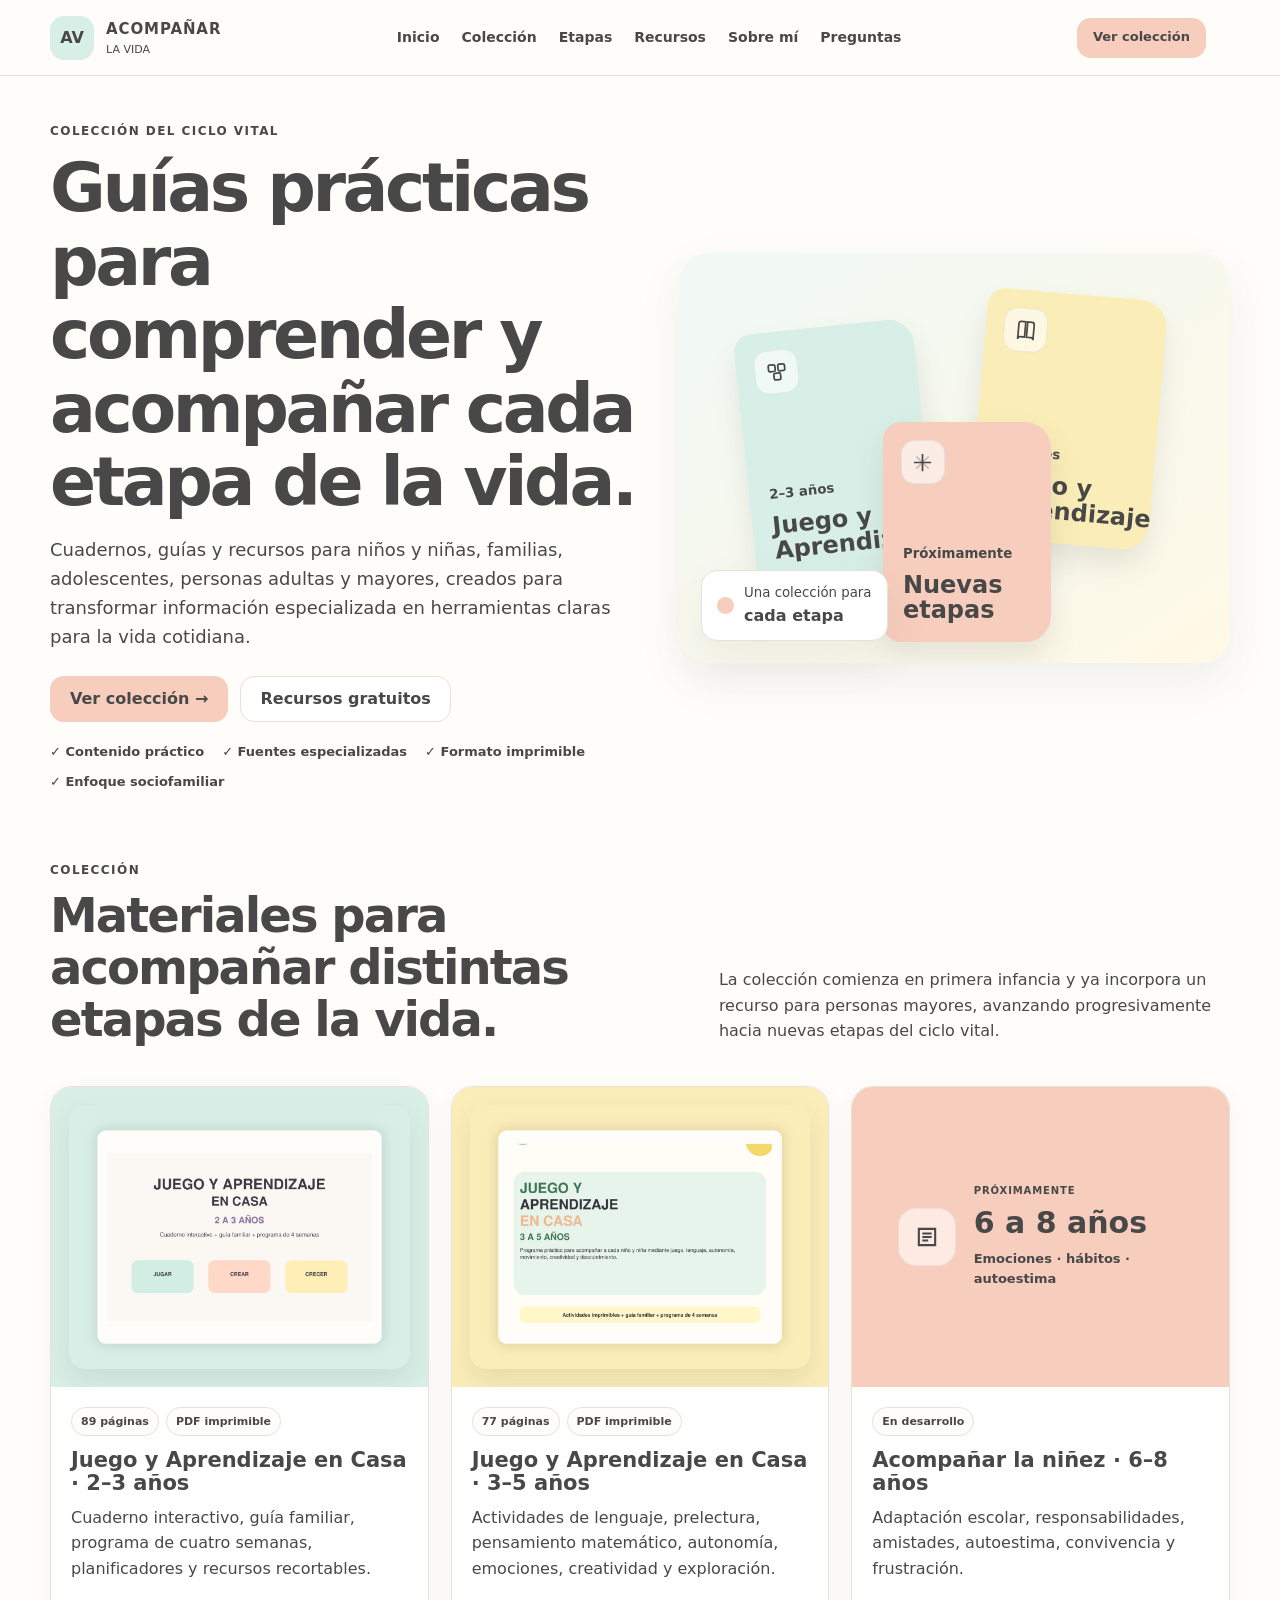
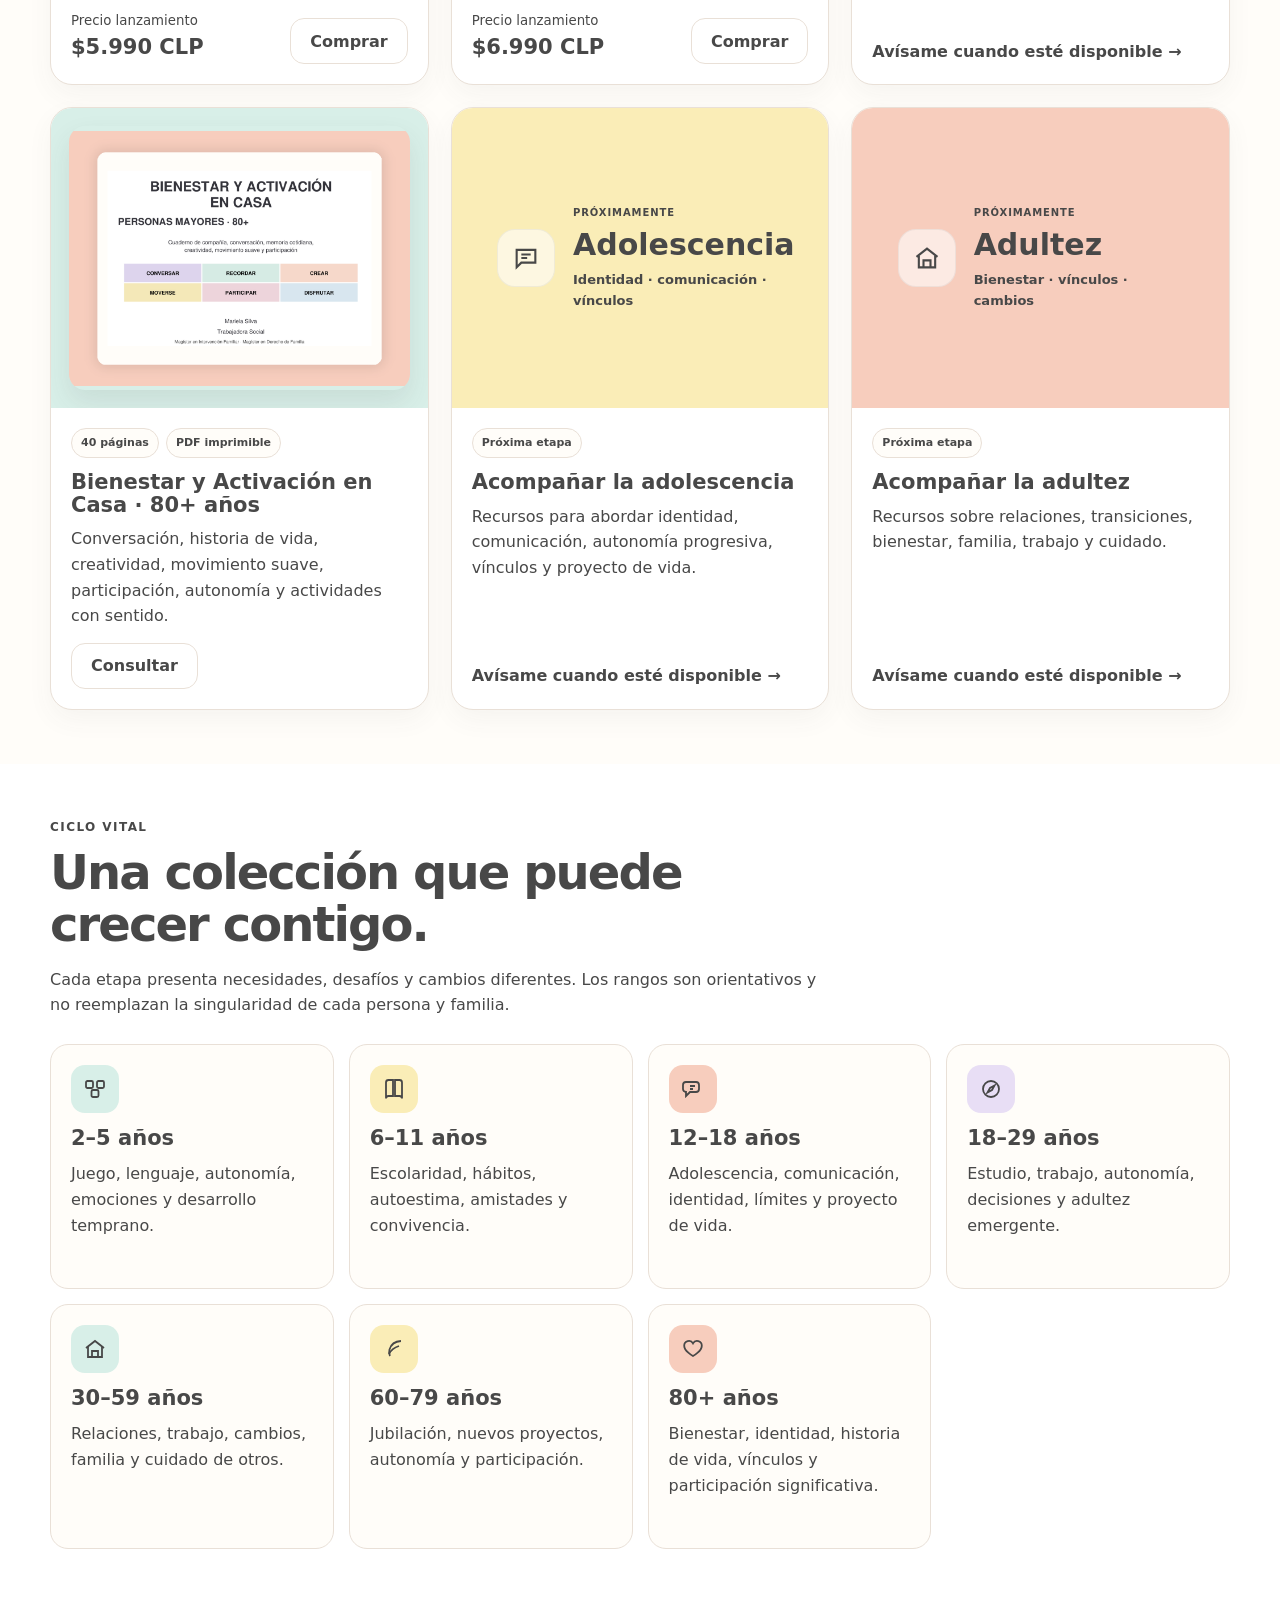
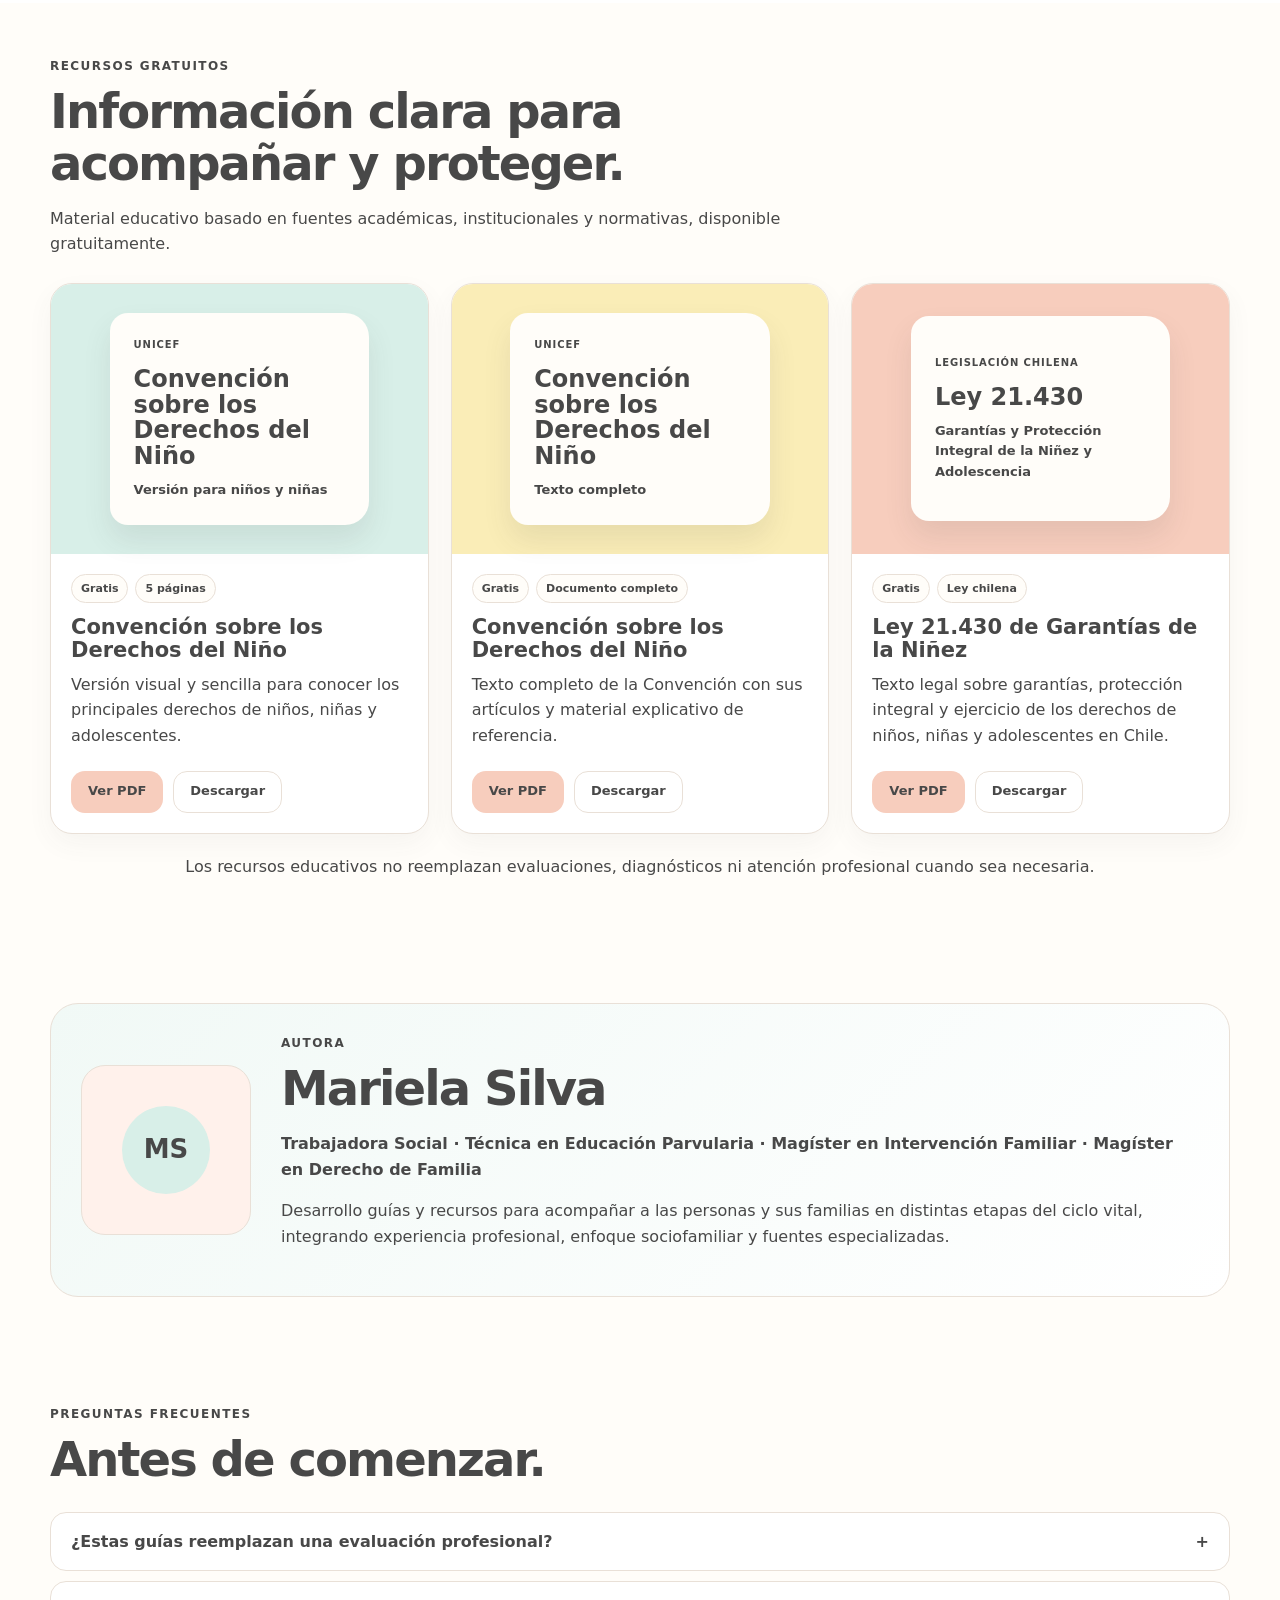
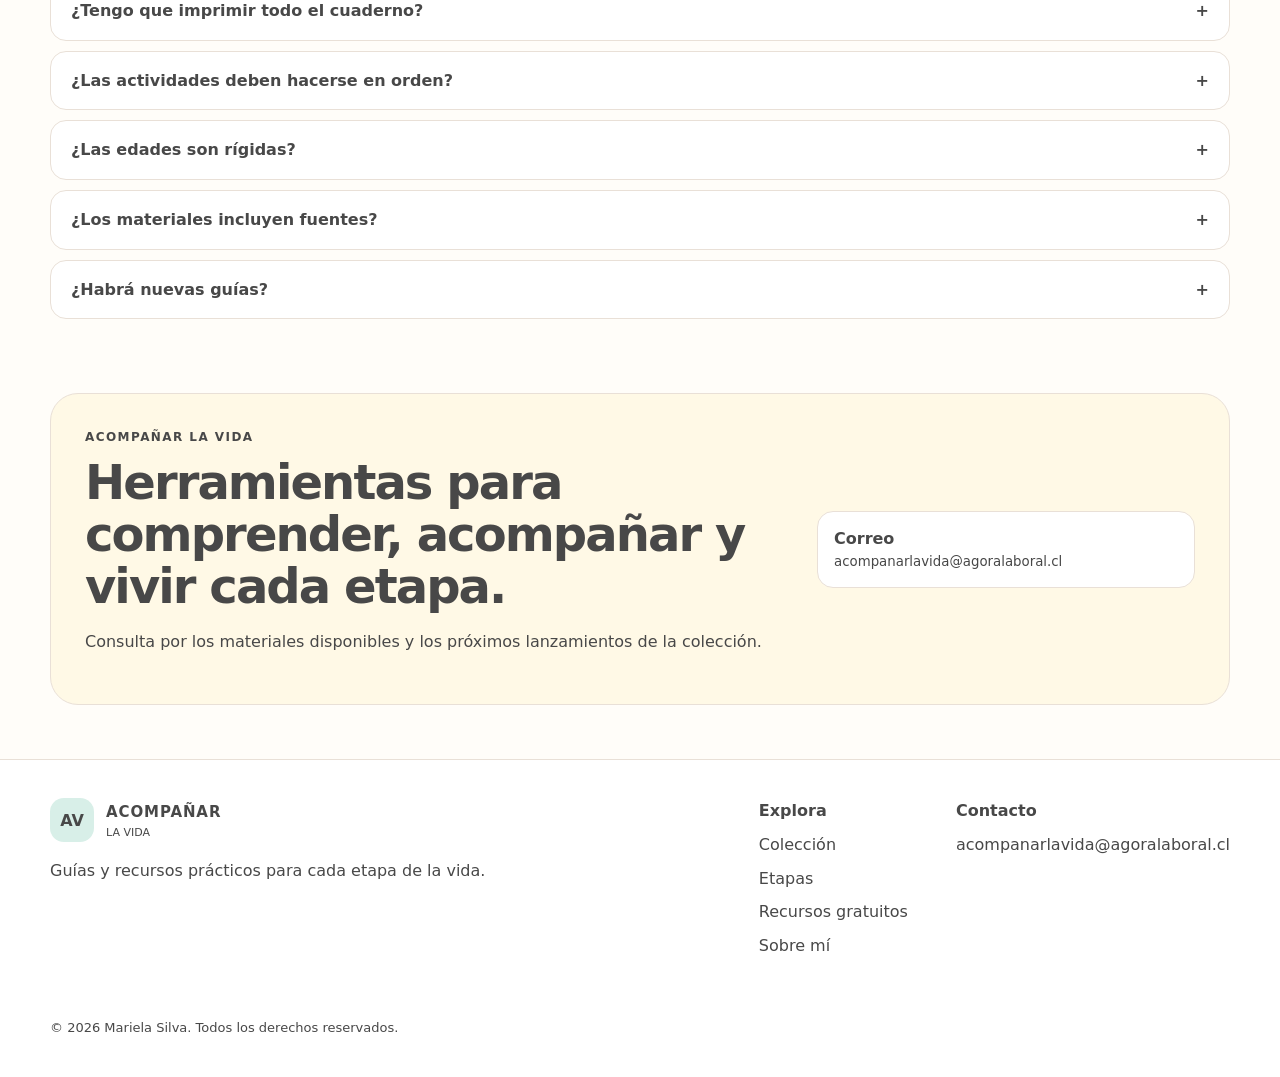
<file: index.html>
<!doctype html>
<html lang="es">
<head>
<meta charset="utf-8">
<meta name="viewport" content="width=device-width, initial-scale=1">

<title>Acompañar la Vida | Guías y recursos para cada etapa</title>

<meta
  name="description"
  content="Guías, cuadernos y recursos prácticos para acompañar la infancia, adolescencia, adultez y envejecimiento a lo largo del ciclo vital."
>

<meta property="og:title" content="Acompañar la Vida | Guías para cada etapa">
<meta
  property="og:description"
  content="Recursos prácticos para comprender, acompañar y vivir cada etapa del ciclo vital."
>
<meta property="og:type" content="website">
<meta property="og:locale" content="es_CL">

<link rel="stylesheet" href="styles.css">
<link rel="icon" href="assets/favicon.svg" type="image/svg+xml">
</head>

<body>

<main>

<!-- =========================
HEADER
========================= -->

<header class="site-header">

<a class="brand" href="#inicio">
  <span class="brand-mark">AV</span>

  <span>
    <strong>ACOMPAÑAR</strong>
    <small>LA VIDA</small>
  </span>
</a>

<nav>
  <a href="#inicio">Inicio</a>
  <a href="#coleccion">Colección</a>
  <a href="#etapas">Etapas</a>
  <a href="#recursos">Recursos</a>
  <a href="#autora">Sobre mí</a>
  <a href="#preguntas">Preguntas</a>
</nav>

<a
  class="button button-small button-salmon"
  href="#coleccion"
>
  Ver colección
</a>

<button
  class="mobile-menu"
  aria-expanded="false"
  aria-controls="menu-movil"
>
  ☰
</button>

</header>


<!-- =========================
MENÚ MÓVIL
========================= -->

<div class="mobile-links" id="menu-movil">

<a href="#inicio">Inicio</a>
<a href="#coleccion">Colección</a>
<a href="#etapas">Etapas</a>
<a href="#recursos">Recursos</a>
<a href="#autora">Sobre mí</a>
<a href="#preguntas">Preguntas</a>
<a href="#contacto">Contacto</a>

</div>


<!-- =========================
HERO
========================= -->

<section class="hero" id="inicio">

<div class="hero-copy">

<p class="eyebrow">
COLECCIÓN DEL CICLO VITAL
</p>

<h1>
Guías prácticas para comprender y acompañar cada etapa de la vida.
</h1>

<p class="hero-lead">
Cuadernos, guías y recursos para niños y niñas, familias,
adolescentes, personas adultas y mayores, creados para
transformar información especializada en herramientas
claras para la vida cotidiana.
</p>

<div class="hero-actions">

<a
  class="button button-salmon"
  href="#coleccion"
>
  Ver colección →
</a>

<a
  class="button button-ghost"
  href="#recursos"
>
  Recursos gratuitos
</a>

</div>

<div class="trust-list">

<span>✓ Contenido práctico</span>
<span>✓ Fuentes especializadas</span>
<span>✓ Formato imprimible</span>
<span>✓ Enfoque sociofamiliar</span>

</div>

</div>


<div class="hero-visual">

<div class="image-frame hero-books">

<div class="book book-mint">
<div class="hero-book-icon" aria-hidden="true">
  <svg viewBox="0 0 24 24" fill="none" stroke="currentColor" stroke-width="1.8">
    <rect x="3.5" y="4" width="7" height="7" rx="1.5"/>
    <rect x="13.5" y="4" width="7" height="7" rx="1.5"/>
    <rect x="8.5" y="13" width="7" height="7" rx="1.5"/>
  </svg>
</div>
<small>2–3 años</small>
<strong>
Juego y<br>
Aprendizaje
</strong>
</div>

<div class="book book-yellow">
<div class="hero-book-icon" aria-hidden="true">
  <svg viewBox="0 0 24 24" fill="none" stroke="currentColor" stroke-width="1.8">
    <path d="M4 5.5A2.5 2.5 0 0 1 6.5 3H11v16H6.5A2.5 2.5 0 0 0 4 21.5z"/>
    <path d="M20 5.5A2.5 2.5 0 0 0 17.5 3H13v16h4.5A2.5 2.5 0 0 1 20 21.5z"/>
  </svg>
</div>
<small>3–5 años</small>
<strong>
Juego y<br>
Aprendizaje
</strong>
</div>

<div class="book book-salmon">
<div class="hero-book-icon" aria-hidden="true">
  <svg viewBox="0 0 24 24" fill="none" stroke="currentColor" stroke-width="1.8">
    <path d="M12 3v18M3 12h18"/>
    <path d="M5.5 5.5l13 13M18.5 5.5l-13 13" opacity=".28"/>
  </svg>
</div>
<small>Próximamente</small>
<strong>
Nuevas<br>
etapas
</strong>
</div>

</div>

<div class="float-card">

<span class="float-dot"></span>

<span>
<small>Una colección para</small>
<strong>cada etapa</strong>
</span>

</div>

</div>

</section>


<!-- =========================
COLECCIÓN
========================= -->

<section
  class="section-pad collection-section"
  id="coleccion"
>

<div class="section-heading split-heading">

<div>
<p class="eyebrow">COLECCIÓN</p>

<h2>
Materiales para acompañar distintas etapas de la vida.
</h2>
</div>

<p>
La colección comienza en primera infancia y ya incorpora
un recurso para personas mayores, avanzando progresivamente
hacia nuevas etapas del ciclo vital.
</p>

</div>


<div class="product-grid">

<!-- PRODUCTO 1 · 2–3 AÑOS -->
<article class="product-card">

  <div class="product-cover mint real-cover">
    <img
      src="assets/tarjeta-2-3-final.png"
      alt="Portada de Juego y Aprendizaje en Casa, 2 a 3 años"
      loading="lazy"
    >
  </div>

  <div class="product-body">

    <div class="badge-row">
      <span>89 páginas</span>
      <span>PDF imprimible</span>
    </div>

    <h3>Juego y Aprendizaje en Casa · 2–3 años</h3>

    <p>
      Cuaderno interactivo, guía familiar, programa de cuatro semanas,
      planificadores y recursos recortables.
    </p>

    <div class="price-row">
      <div>
        <small>Precio lanzamiento</small>
        <strong>$5.990 CLP</strong>
      </div>

      <a
  class="button button-outline"
  href="https://www.flow.cl/uri/pJwc3tha4"
  target="_blank"
  rel="noopener"
>
  Comprar
</a>
    </div>

  </div>

</article>


<!-- PRODUCTO 2 · 3–5 AÑOS -->
<article class="product-card featured-product">

  <div class="product-cover yellow real-cover">
    <img
      src="assets/tarjeta-3-5-final.png"
      alt="Portada de Juego y Aprendizaje en Casa, 3 a 5 años"
      loading="lazy"
    >
  </div>

  <div class="product-body">

    <div class="badge-row">
      <span>77 páginas</span>
      <span>PDF imprimible</span>
    </div>

    <h3>Juego y Aprendizaje en Casa · 3–5 años</h3>

    <p>
      Actividades de lenguaje, prelectura, pensamiento matemático,
      autonomía, emociones, creatividad y exploración.
    </p>

    <div class="price-row">
      <div>
        <small>Precio lanzamiento</small>
        <strong>$6.990 CLP</strong>
      </div>

     <a
  class="button button-outline"
  href="https://www.flow.cl/uri/K6rZYRqa3"
  target="_blank"
  rel="noopener"
>
  Comprar
</a>
    </div>

  </div>

</article>


<!-- PRODUCTO 3 · 6–8 AÑOS -->
<article class="product-card">

  <div class="product-cover salmon upcoming-cover">

    <div class="upcoming-visual" aria-hidden="true">
      <svg viewBox="0 0 24 24" fill="none" stroke="currentColor" stroke-width="1.8">
        <path d="M5 5h14v14H5z"/>
        <path d="M8 9h8M8 12h8M8 15h5"/>
      </svg>
    </div>

    <div>
      <small>PRÓXIMAMENTE</small>
      <strong>6 a 8 años</strong>
      <p>Emociones · hábitos · autoestima</p>
    </div>

  </div>

  <div class="product-body">

    <div class="badge-row">
      <span>En desarrollo</span>
    </div>

    <h3>Acompañar la niñez · 6–8 años</h3>

    <p>
      Adaptación escolar, responsabilidades, amistades,
      autoestima, convivencia y frustración.
    </p>

    <a class="text-link" href="#contacto">
      Avísame cuando esté disponible →
    </a>

  </div>

</article>


<!-- PRODUCTO 4 · 80+ -->
<article class="product-card">

  <div class="product-cover mint real-cover">
    <img
      src="assets/tarjeta-80-final.png"
      alt="Portada de Bienestar y Activación en Casa para personas mayores de 80 años"
      loading="lazy"
    >
  </div>

  <div class="product-body">

    <div class="badge-row">
      <span>40 páginas</span>
      <span>PDF imprimible</span>
    </div>

    <h3>Bienestar y Activación en Casa · 80+ años</h3>

    <p>
      Conversación, historia de vida, creatividad, movimiento suave,
      participación, autonomía y actividades con sentido.
    </p>

    <a class="button button-outline product-cta" href="#contacto">
      Consultar
    </a>

  </div>

</article>


<!-- PRODUCTO 5 · ADOLESCENCIA -->
<article class="product-card">

  <div class="product-cover yellow upcoming-cover">

    <div class="upcoming-visual" aria-hidden="true">
      <svg viewBox="0 0 24 24" fill="none" stroke="currentColor" stroke-width="1.8">
        <path d="M4 5h16v11H8l-4 4z"/>
        <path d="M8 9h8M8 12h5"/>
      </svg>
    </div>

    <div>
      <small>PRÓXIMAMENTE</small>
      <strong>Adolescencia</strong>
      <p>Identidad · comunicación · vínculos</p>
    </div>

  </div>

  <div class="product-body">

    <div class="badge-row">
      <span>Próxima etapa</span>
    </div>

    <h3>Acompañar la adolescencia</h3>

    <p>
      Recursos para abordar identidad, comunicación,
      autonomía progresiva, vínculos y proyecto de vida.
    </p>

    <a class="text-link" href="#contacto">
      Avísame cuando esté disponible →
    </a>

  </div>

</article>


<!-- PRODUCTO 6 · ADULTEZ -->
<article class="product-card">

  <div class="product-cover salmon upcoming-cover">

    <div class="upcoming-visual" aria-hidden="true">
      <svg viewBox="0 0 24 24" fill="none" stroke="currentColor" stroke-width="1.8">
        <path d="M3 11 12 4l9 7"/>
        <path d="M5 10v10h14V10"/>
        <path d="M9 20v-6h6v6"/>
      </svg>
    </div>

    <div>
      <small>PRÓXIMAMENTE</small>
      <strong>Adultez</strong>
      <p>Bienestar · vínculos · cambios</p>
    </div>

  </div>

  <div class="product-body">

    <div class="badge-row">
      <span>Próxima etapa</span>
    </div>

    <h3>Acompañar la adultez</h3>

    <p>
      Recursos sobre relaciones, transiciones,
      bienestar, familia, trabajo y cuidado.
    </p>

    <a class="text-link" href="#contacto">
      Avísame cuando esté disponible →
    </a>

  </div>

</article>

</div>

</section>


<!-- =========================
ETAPAS
========================= -->

<section
  class="examples section-pad"
  id="etapas"
>

<div class="section-heading">

<p class="eyebrow">
CICLO VITAL
</p>

<h2>
Una colección que puede crecer contigo.
</h2>

<p>
Cada etapa presenta necesidades, desafíos y cambios diferentes.
Los rangos son orientativos y no reemplazan la singularidad
de cada persona y familia.
</p>

</div>


<div class="stage-grid">

<article>
  <div class="stage-icon mint-icon" aria-hidden="true">
    <svg viewBox="0 0 24 24" fill="none" stroke="currentColor" stroke-width="1.8">
      <rect x="3" y="4" width="7" height="7" rx="1.5"/>
      <rect x="14" y="4" width="7" height="7" rx="1.5"/>
      <rect x="8.5" y="13" width="7" height="7" rx="1.5"/>
    </svg>
  </div>
  <h3>2–5 años</h3>
  <p>Juego, lenguaje, autonomía, emociones y desarrollo temprano.</p>
</article>

<article>
  <div class="stage-icon yellow-icon" aria-hidden="true">
    <svg viewBox="0 0 24 24" fill="none" stroke="currentColor" stroke-width="1.8">
      <path d="M4 5.5A2.5 2.5 0 0 1 6.5 3H11v16H6.5A2.5 2.5 0 0 0 4 21.5z"/>
      <path d="M20 5.5A2.5 2.5 0 0 0 17.5 3H13v16h4.5A2.5 2.5 0 0 1 20 21.5z"/>
    </svg>
  </div>
  <h3>6–11 años</h3>
  <p>Escolaridad, hábitos, autoestima, amistades y convivencia.</p>
</article>

<article>
  <div class="stage-icon salmon-icon" aria-hidden="true">
    <svg viewBox="0 0 24 24" fill="none" stroke="currentColor" stroke-width="1.8">
      <path d="M5 5h10a3 3 0 0 1 3 3v4a3 3 0 0 1-3 3H9l-4 4v-4a3 3 0 0 1-3-3V8a3 3 0 0 1 3-3z"/>
      <path d="M9 9h5M9 12h3"/>
    </svg>
  </div>
  <h3>12–18 años</h3>
  <p>Adolescencia, comunicación, identidad, límites y proyecto de vida.</p>
</article>

<article>
  <div class="stage-icon lavender-icon" aria-hidden="true">
    <svg viewBox="0 0 24 24" fill="none" stroke="currentColor" stroke-width="1.8">
      <circle cx="12" cy="12" r="8"/>
      <path d="M15.5 8.5 13 13l-4.5 2.5L11 11z"/>
    </svg>
  </div>
  <h3>18–29 años</h3>
  <p>Estudio, trabajo, autonomía, decisiones y adultez emergente.</p>
</article>

<article>
  <div class="stage-icon mint-icon" aria-hidden="true">
    <svg viewBox="0 0 24 24" fill="none" stroke="currentColor" stroke-width="1.8">
      <path d="M3 11 12 4l9 7"/>
      <path d="M5 10v10h14V10"/>
      <path d="M9 20v-6h6v6"/>
    </svg>
  </div>
  <h3>30–59 años</h3>
  <p>Relaciones, trabajo, cambios, familia y cuidado de otros.</p>
</article>

<article>
  <div class="stage-icon yellow-icon" aria-hidden="true">
    <svg viewBox="0 0 24 24" fill="none" stroke="currentColor" stroke-width="1.8">
      <path d="M19 4c-6 .3-10 3.3-11.5 8.5C6.5 16 8 19 8 19"/>
      <path d="M7 17c2-4 5.5-6.5 10-8"/>
    </svg>
  </div>
  <h3>60–79 años</h3>
  <p>Jubilación, nuevos proyectos, autonomía y participación.</p>
</article>

<article>
  <div class="stage-icon salmon-icon" aria-hidden="true">
    <svg viewBox="0 0 24 24" fill="none" stroke="currentColor" stroke-width="1.8">
      <path d="M20.8 8.7c0 5.5-8.8 10.3-8.8 10.3S3.2 14.2 3.2 8.7A4.7 4.7 0 0 1 12 6.4a4.7 4.7 0 0 1 8.8 2.3z"/>
    </svg>
  </div>
  <h3>80+ años</h3>
  <p>Bienestar, identidad, historia de vida, vínculos y participación significativa.</p>
</article>

</div>

</section>


<!-- =========================
RECURSOS GRATUITOS
========================= -->
<section
  class="section-pad resources-section"
  id="recursos"
>

  <div class="section-heading">

    <p class="eyebrow">
      RECURSOS GRATUITOS
    </p>

    <h2>
      Información clara para acompañar y proteger.
    </h2>

    <p>
      Material educativo basado en fuentes académicas,
      institucionales y normativas, disponible gratuitamente.
    </p>

  </div>


  <div class="product-grid resources-grid">

  <!-- RECURSO 1 -->
  <article class="product-card resource-card">

    <div class="product-cover mint resource-cover">
      <div class="resource-document">
        <span class="resource-label">UNICEF</span>

        <h3>
          Convención sobre los Derechos del Niño
        </h3>

        <p>
          Versión para niños y niñas
        </p>
      </div>
    </div>

    <div class="product-body">

      <div class="badge-row">
        <span>Gratis</span>
        <span>5 páginas</span>
      </div>

      <h3>
        Convención sobre los Derechos del Niño
      </h3>

      <p>
        Versión visual y sencilla para conocer los principales
        derechos de niños, niñas y adolescentes.
      </p>

      <div class="download-actions">

        <a
          class="button button-salmon"
          href="assets/CDN_version_ninos.pdf"
          target="_blank"
          rel="noopener"
        >
          Ver PDF
        </a>

        <a
          class="button button-ghost"
          href="assets/CDN_version_ninos.pdf"
          download
        >
          Descargar
        </a>

      </div>

    </div>

  </article>


  <!-- RECURSO 2 -->
  <article class="product-card resource-card">

    <div class="product-cover yellow resource-cover">
      <div class="resource-document">
        <span class="resource-label">UNICEF</span>

        <h3>
          Convención sobre los Derechos del Niño
        </h3>

        <p>
          Texto completo
        </p>
      </div>
    </div>

    <div class="product-body">

      <div class="badge-row">
        <span>Gratis</span>
        <span>Documento completo</span>
      </div>

      <h3>
        Convención sobre los Derechos del Niño
      </h3>

      <p>
        Texto completo de la Convención con sus artículos
        y material explicativo de referencia.
      </p>

      <div class="download-actions">

        <a
          class="button button-salmon"
          href="assets/CDN.pdf"
          target="_blank"
          rel="noopener"
        >
          Ver PDF
        </a>

        <a
          class="button button-ghost"
          href="assets/CDN.pdf"
          download
        >
          Descargar
        </a>

      </div>

    </div>

  </article>


  <!-- RECURSO 3 -->
  <article class="product-card resource-card">

    <div class="product-cover salmon resource-cover">
      <div class="resource-document">
        <span class="resource-label">LEGISLACIÓN CHILENA</span>

        <h3>
          Ley 21.430
        </h3>

        <p>
          Garantías y Protección Integral de la Niñez y Adolescencia
        </p>
      </div>
    </div>

    <div class="product-body">

      <div class="badge-row">
        <span>Gratis</span>
        <span>Ley chilena</span>
      </div>

      <h3>
        Ley 21.430 de Garantías de la Niñez
      </h3>

      <p>
        Texto legal sobre garantías, protección integral
        y ejercicio de los derechos de niños, niñas y adolescentes en Chile.
      </p>

      <div class="download-actions">

        <a
          class="button button-salmon"
          href="assets/Ley-21430_15-MAR-2022.pdf"
          target="_blank"
          rel="noopener"
        >
          Ver PDF
        </a>

        <a
          class="button button-ghost"
          href="assets/Ley-21430_15-MAR-2022.pdf"
          download
        >
          Descargar
        </a>

      </div>

    </div>

  </article>

</div>


  <p class="center-note">
    Los recursos educativos no reemplazan evaluaciones,
    diagnósticos ni atención profesional cuando sea necesaria.
  </p>

</section>


<!-- =========================
AUTORA
========================= -->

<section
  class="author section-pad"
  id="autora"
>

<div class="author-card">

<div class="author-visual">
<span>MS</span>
</div>


<div>

<p class="eyebrow">
AUTORA
</p>

<h2>
Mariela Silva
</h2>

<p class="author-role">
Trabajadora Social · Técnica en Educación Parvularia · Magíster en Intervención Familiar · Magíster en Derecho de Familia
</p>

<p>
Desarrollo guías y recursos para acompañar a las personas
y sus familias en distintas etapas del ciclo vital,
integrando experiencia profesional, enfoque sociofamiliar
y fuentes especializadas.
</p>

</div>

</div>

</section>


<!-- =========================
PREGUNTAS FRECUENTES
========================= -->

<section
  class="faq section-pad"
  id="preguntas"
>

<div class="section-heading">

<p class="eyebrow">
PREGUNTAS FRECUENTES
</p>

<h2>
Antes de comenzar.
</h2>

</div>


<div class="faq-list">

<details>

<summary>
¿Estas guías reemplazan una evaluación profesional?
<span>+</span>
</summary>

<p>
No. Son materiales educativos y de orientación.
No reemplazan evaluaciones, diagnósticos ni atención
profesional cuando sea necesaria.
</p>

</details>


<details>

<summary>
¿Tengo que imprimir todo el cuaderno?
<span>+</span>
</summary>

<p>
No. Puedes imprimir únicamente las páginas
y actividades que quieras utilizar.
</p>

</details>


<details>

<summary>
¿Las actividades deben hacerse en orden?
<span>+</span>
</summary>

<p>
No. Las propuestas pueden adaptarse a los intereses,
tiempos y necesidades de cada niño, niña y familia.
</p>

</details>


<details>

<summary>
¿Las edades son rígidas?
<span>+</span>
</summary>

<p>
No. Los rangos son orientativos.
Cada persona tiene su propio ritmo y trayectoria.
</p>

</details>


<details>

<summary>
¿Los materiales incluyen fuentes?
<span>+</span>
</summary>

<p>
Sí. Las guías incorporan fuentes académicas,
institucionales o normativas pertinentes al tema.
</p>

</details>


<details>

<summary>
¿Habrá nuevas guías?
<span>+</span>
</summary>

<p>
Sí. La colección está diseñada para crecer
progresivamente a lo largo de todo el ciclo vital.
</p>

</details>

</div>

</section>


<!-- =========================
CONTACTO
========================= -->

<section
  class="final-cta section-pad"
  id="contacto"
>

<div class="cta-card">

<div>

<p class="eyebrow">
ACOMPAÑAR LA VIDA
</p>

<h2>
Herramientas para comprender,
acompañar y vivir cada etapa.
</h2>

<p>
Consulta por los materiales disponibles
y los próximos lanzamientos de la colección.
</p>

</div>


<div class="contact-actions">

<a
  class="contact-item"
  href="mailto:acompanarlavida@agoralaboral.cl"
>

<strong>
Correo
</strong>

<small>
acompanarlavida@agoralaboral.cl
</small>

</a>

</div>

</div>

</section>


<!-- =========================
FOOTER
========================= -->

<footer>

<div class="footer-brand">

<a
  class="brand"
  href="#inicio"
>

<span class="brand-mark">
AV
</span>

<span>
<strong>ACOMPAÑAR</strong>
<small>LA VIDA</small>
</span>

</a>

<p>
Guías y recursos prácticos
para cada etapa de la vida.
</p>

</div>


<div>

<strong>
Explora
</strong>

<a href="#coleccion">
Colección
</a>

<a href="#etapas">
Etapas
</a>

<a href="#recursos">
Recursos gratuitos
</a>

<a href="#autora">
Sobre mí
</a>

</div>


<div>

<strong>
Contacto
</strong>

<a href="mailto:acompanarlavida@agoralaboral.cl">
acompanarlavida@agoralaboral.cl
</a>

</div>


<p class="copyright">
© 2026 Mariela Silva. Todos los derechos reservados.
</p>

</footer>

</main>

<script src="script.js"></script>

</body>
</html>
</file>
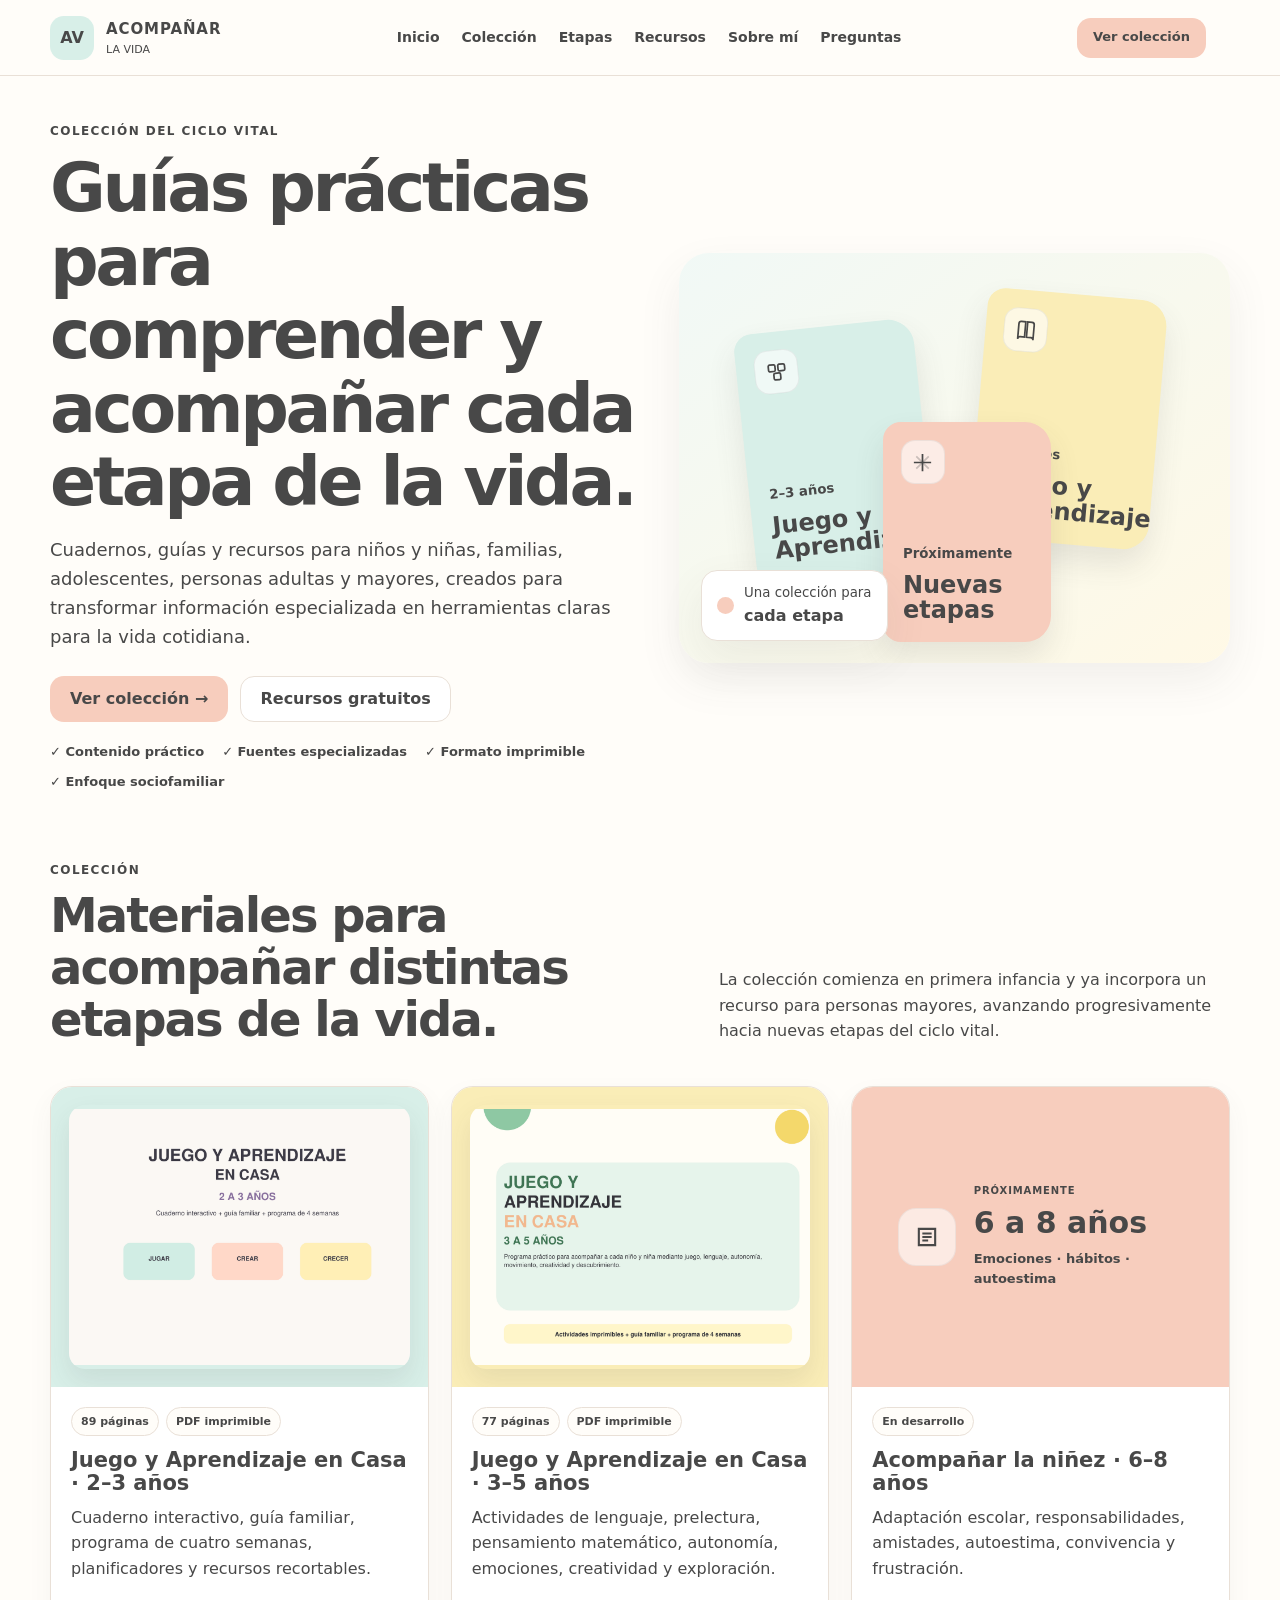
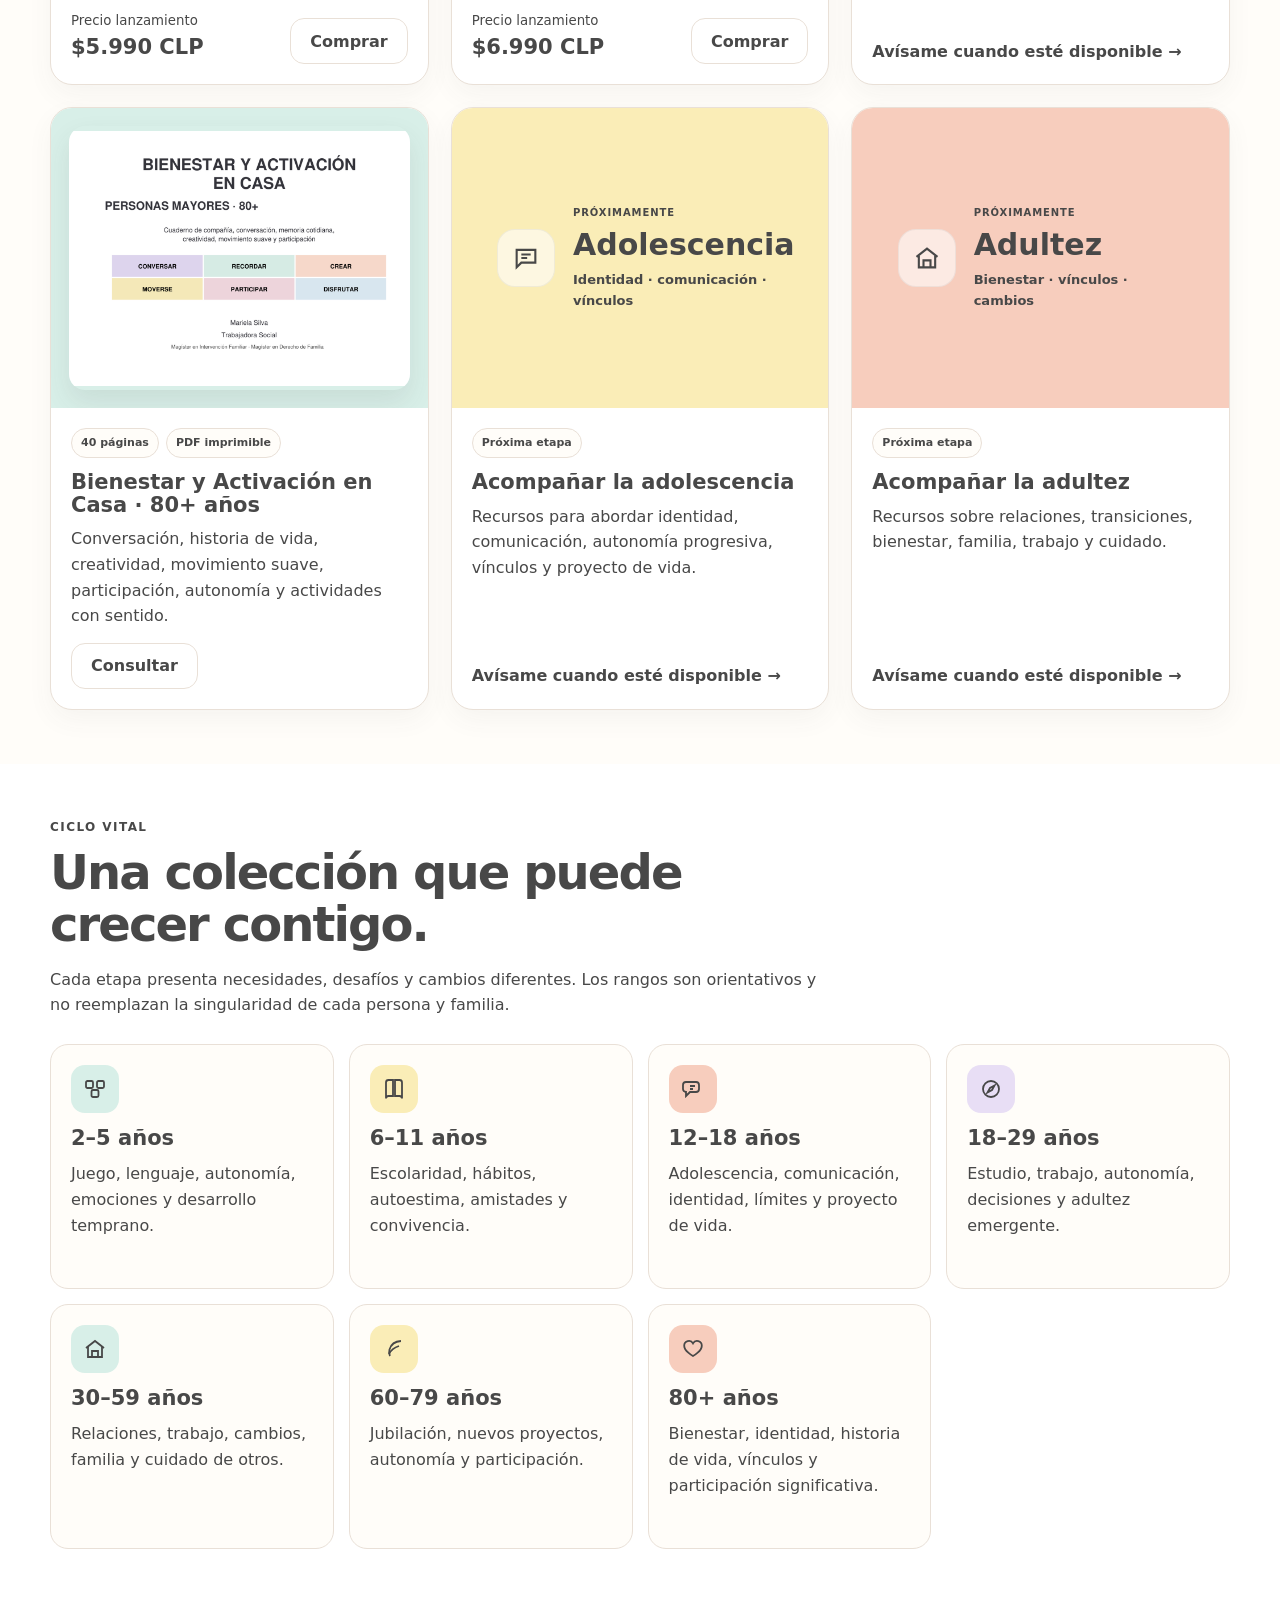
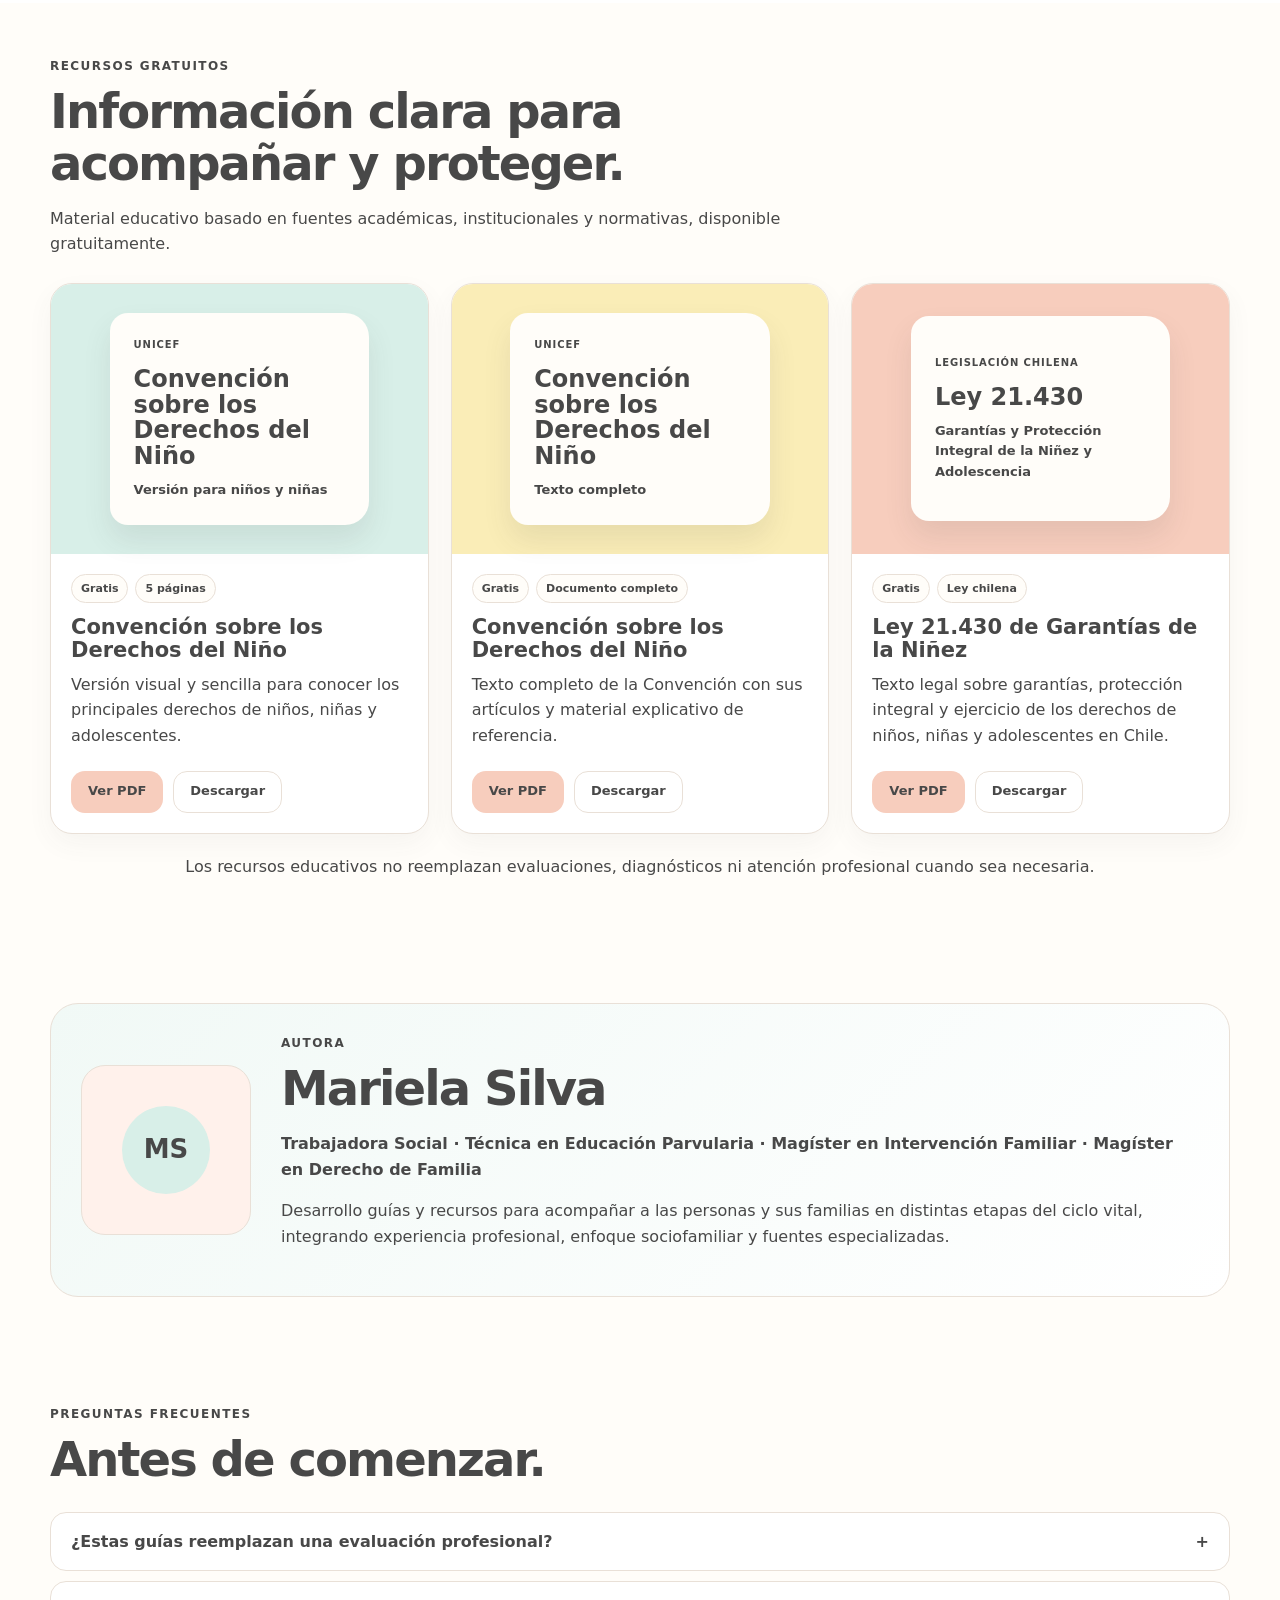
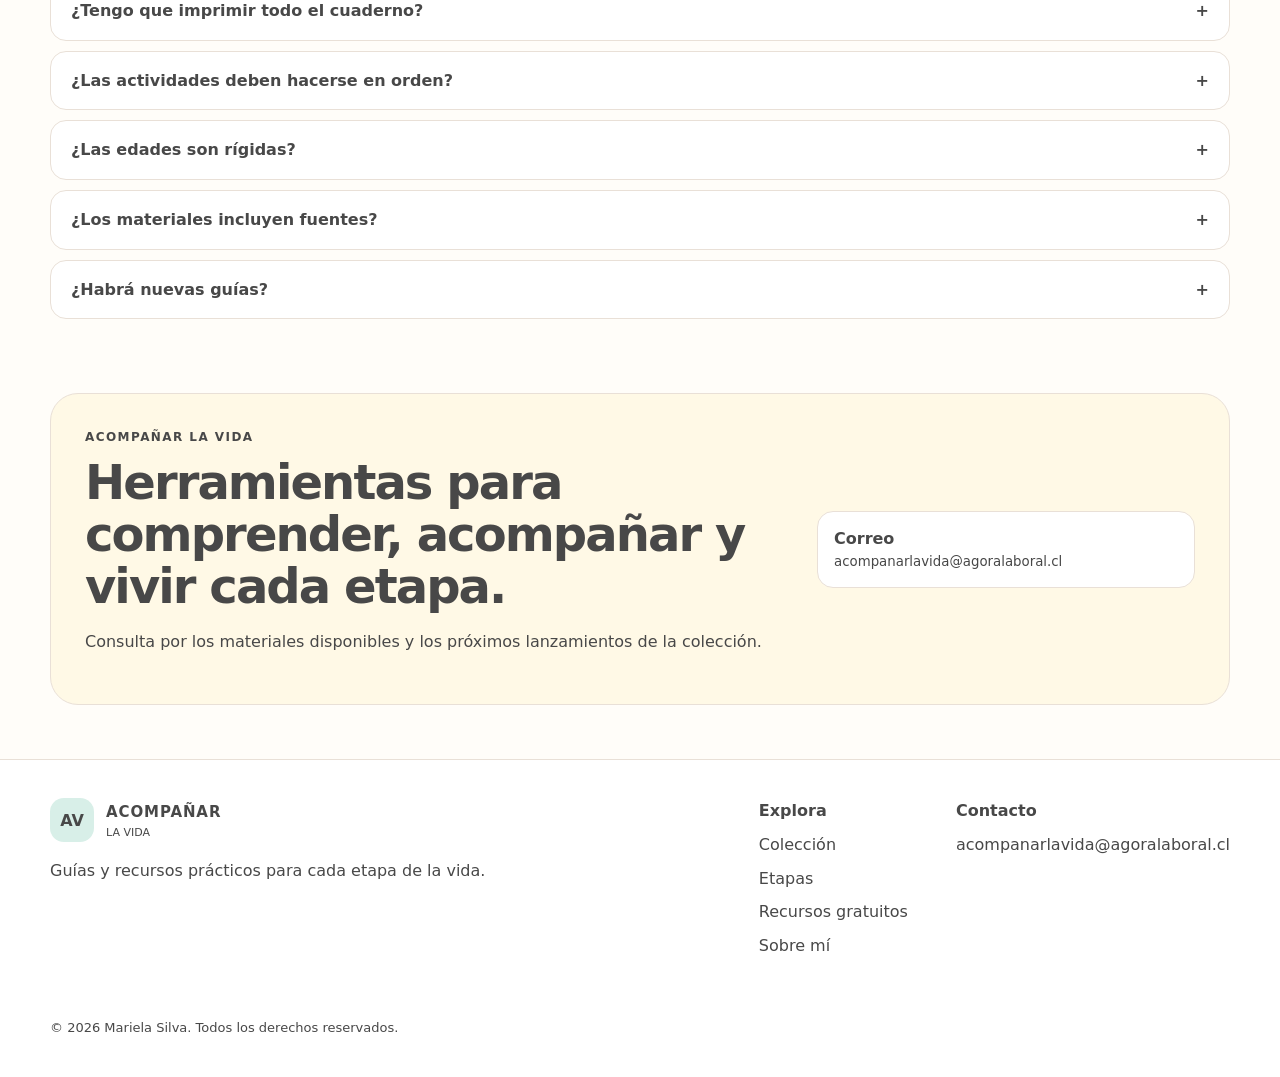
<file: index_con_miniaturas.html>
<!doctype html>
<html lang="es">
<head>
<meta charset="utf-8">
<meta name="viewport" content="width=device-width, initial-scale=1">

<title>Acompañar la Vida | Guías y recursos para cada etapa</title>

<meta
  name="description"
  content="Guías, cuadernos y recursos prácticos para acompañar la infancia, adolescencia, adultez y envejecimiento a lo largo del ciclo vital."
>

<meta property="og:title" content="Acompañar la Vida | Guías para cada etapa">
<meta
  property="og:description"
  content="Recursos prácticos para comprender, acompañar y vivir cada etapa del ciclo vital."
>
<meta property="og:type" content="website">
<meta property="og:locale" content="es_CL">

<link rel="stylesheet" href="styles.css">
<link rel="icon" href="assets/favicon.svg" type="image/svg+xml">
</head>

<body>

<main>

<!-- =========================
HEADER
========================= -->

<header class="site-header">

<a class="brand" href="#inicio">
  <span class="brand-mark">AV</span>

  <span>
    <strong>ACOMPAÑAR</strong>
    <small>LA VIDA</small>
  </span>
</a>

<nav>
  <a href="#inicio">Inicio</a>
  <a href="#coleccion">Colección</a>
  <a href="#etapas">Etapas</a>
  <a href="#recursos">Recursos</a>
  <a href="#autora">Sobre mí</a>
  <a href="#preguntas">Preguntas</a>
</nav>

<a
  class="button button-small button-salmon"
  href="#coleccion"
>
  Ver colección
</a>

<button
  class="mobile-menu"
  aria-expanded="false"
  aria-controls="menu-movil"
>
  ☰
</button>

</header>


<!-- =========================
MENÚ MÓVIL
========================= -->

<div class="mobile-links" id="menu-movil">

<a href="#inicio">Inicio</a>
<a href="#coleccion">Colección</a>
<a href="#etapas">Etapas</a>
<a href="#recursos">Recursos</a>
<a href="#autora">Sobre mí</a>
<a href="#preguntas">Preguntas</a>
<a href="#contacto">Contacto</a>

</div>


<!-- =========================
HERO
========================= -->

<section class="hero" id="inicio">

<div class="hero-copy">

<p class="eyebrow">
COLECCIÓN DEL CICLO VITAL
</p>

<h1>
Guías prácticas para comprender y acompañar cada etapa de la vida.
</h1>

<p class="hero-lead">
Cuadernos, guías y recursos para niños y niñas, familias,
adolescentes, personas adultas y mayores, creados para
transformar información especializada en herramientas
claras para la vida cotidiana.
</p>

<div class="hero-actions">

<a
  class="button button-salmon"
  href="#coleccion"
>
  Ver colección →
</a>

<a
  class="button button-ghost"
  href="#recursos"
>
  Recursos gratuitos
</a>

</div>

<div class="trust-list">

<span>✓ Contenido práctico</span>
<span>✓ Fuentes especializadas</span>
<span>✓ Formato imprimible</span>
<span>✓ Enfoque sociofamiliar</span>

</div>

</div>


<div class="hero-visual">

<div class="image-frame hero-books">

<div class="book book-mint">
<div class="hero-book-icon" aria-hidden="true">
  <svg viewBox="0 0 24 24" fill="none" stroke="currentColor" stroke-width="1.8">
    <rect x="3.5" y="4" width="7" height="7" rx="1.5"/>
    <rect x="13.5" y="4" width="7" height="7" rx="1.5"/>
    <rect x="8.5" y="13" width="7" height="7" rx="1.5"/>
  </svg>
</div>
<small>2–3 años</small>
<strong>
Juego y<br>
Aprendizaje
</strong>
</div>

<div class="book book-yellow">
<div class="hero-book-icon" aria-hidden="true">
  <svg viewBox="0 0 24 24" fill="none" stroke="currentColor" stroke-width="1.8">
    <path d="M4 5.5A2.5 2.5 0 0 1 6.5 3H11v16H6.5A2.5 2.5 0 0 0 4 21.5z"/>
    <path d="M20 5.5A2.5 2.5 0 0 0 17.5 3H13v16h4.5A2.5 2.5 0 0 1 20 21.5z"/>
  </svg>
</div>
<small>3–5 años</small>
<strong>
Juego y<br>
Aprendizaje
</strong>
</div>

<div class="book book-salmon">
<div class="hero-book-icon" aria-hidden="true">
  <svg viewBox="0 0 24 24" fill="none" stroke="currentColor" stroke-width="1.8">
    <path d="M12 3v18M3 12h18"/>
    <path d="M5.5 5.5l13 13M18.5 5.5l-13 13" opacity=".28"/>
  </svg>
</div>
<small>Próximamente</small>
<strong>
Nuevas<br>
etapas
</strong>
</div>

</div>

<div class="float-card">

<span class="float-dot"></span>

<span>
<small>Una colección para</small>
<strong>cada etapa</strong>
</span>

</div>

</div>

</section>


<!-- =========================
COLECCIÓN
========================= -->

<section
  class="section-pad collection-section"
  id="coleccion"
>

<div class="section-heading split-heading">

<div>
<p class="eyebrow">COLECCIÓN</p>

<h2>
Materiales para acompañar distintas etapas de la vida.
</h2>
</div>

<p>
La colección comienza en primera infancia y ya incorpora
un recurso para personas mayores, avanzando progresivamente
hacia nuevas etapas del ciclo vital.
</p>

</div>


<div class="product-grid">

<!-- PRODUCTO 1 · 2–3 AÑOS -->
<article class="product-card">

  <div class="product-cover mint real-cover">
    <img
      src="assets/miniatura-2-3.png"
      alt="Portada de Juego y Aprendizaje en Casa, 2 a 3 años"
      loading="lazy"
    >
  </div>

  <div class="product-body">

    <div class="badge-row">
      <span>89 páginas</span>
      <span>PDF imprimible</span>
    </div>

    <h3>Juego y Aprendizaje en Casa · 2–3 años</h3>

    <p>
      Cuaderno interactivo, guía familiar, programa de cuatro semanas,
      planificadores y recursos recortables.
    </p>

    <div class="price-row">
      <div>
        <small>Precio lanzamiento</small>
        <strong>$5.990 CLP</strong>
      </div>

      <a class="button button-outline" href="#contacto">
        Comprar
      </a>
    </div>

  </div>

</article>


<!-- PRODUCTO 2 · 3–5 AÑOS -->
<article class="product-card featured-product">

  <div class="product-cover yellow real-cover">
    <img
      src="assets/miniatura-3-5.png"
      alt="Portada de Juego y Aprendizaje en Casa, 3 a 5 años"
      loading="lazy"
    >
  </div>

  <div class="product-body">

    <div class="badge-row">
      <span>77 páginas</span>
      <span>PDF imprimible</span>
    </div>

    <h3>Juego y Aprendizaje en Casa · 3–5 años</h3>

    <p>
      Actividades de lenguaje, prelectura, pensamiento matemático,
      autonomía, emociones, creatividad y exploración.
    </p>

    <div class="price-row">
      <div>
        <small>Precio lanzamiento</small>
        <strong>$6.990 CLP</strong>
      </div>

      <a class="button button-outline" href="#contacto">
        Comprar
      </a>
    </div>

  </div>

</article>


<!-- PRODUCTO 3 · 6–8 AÑOS -->
<article class="product-card">

  <div class="product-cover salmon upcoming-cover">

    <div class="upcoming-visual" aria-hidden="true">
      <svg viewBox="0 0 24 24" fill="none" stroke="currentColor" stroke-width="1.8">
        <path d="M5 5h14v14H5z"/>
        <path d="M8 9h8M8 12h8M8 15h5"/>
      </svg>
    </div>

    <div>
      <small>PRÓXIMAMENTE</small>
      <strong>6 a 8 años</strong>
      <p>Emociones · hábitos · autoestima</p>
    </div>

  </div>

  <div class="product-body">

    <div class="badge-row">
      <span>En desarrollo</span>
    </div>

    <h3>Acompañar la niñez · 6–8 años</h3>

    <p>
      Adaptación escolar, responsabilidades, amistades,
      autoestima, convivencia y frustración.
    </p>

    <a class="text-link" href="#contacto">
      Avísame cuando esté disponible →
    </a>

  </div>

</article>


<!-- PRODUCTO 4 · 80+ -->
<article class="product-card">

  <div class="product-cover mint real-cover">
    <img
      src="assets/miniatura-80.png"
      alt="Portada de Bienestar y Activación en Casa para personas mayores de 80 años"
      loading="lazy"
    >
  </div>

  <div class="product-body">

    <div class="badge-row">
      <span>40 páginas</span>
      <span>PDF imprimible</span>
    </div>

    <h3>Bienestar y Activación en Casa · 80+ años</h3>

    <p>
      Conversación, historia de vida, creatividad, movimiento suave,
      participación, autonomía y actividades con sentido.
    </p>

    <a class="button button-outline product-cta" href="#contacto">
      Consultar
    </a>

  </div>

</article>


<!-- PRODUCTO 5 · ADOLESCENCIA -->
<article class="product-card">

  <div class="product-cover yellow upcoming-cover">

    <div class="upcoming-visual" aria-hidden="true">
      <svg viewBox="0 0 24 24" fill="none" stroke="currentColor" stroke-width="1.8">
        <path d="M4 5h16v11H8l-4 4z"/>
        <path d="M8 9h8M8 12h5"/>
      </svg>
    </div>

    <div>
      <small>PRÓXIMAMENTE</small>
      <strong>Adolescencia</strong>
      <p>Identidad · comunicación · vínculos</p>
    </div>

  </div>

  <div class="product-body">

    <div class="badge-row">
      <span>Próxima etapa</span>
    </div>

    <h3>Acompañar la adolescencia</h3>

    <p>
      Recursos para abordar identidad, comunicación,
      autonomía progresiva, vínculos y proyecto de vida.
    </p>

    <a class="text-link" href="#contacto">
      Avísame cuando esté disponible →
    </a>

  </div>

</article>


<!-- PRODUCTO 6 · ADULTEZ -->
<article class="product-card">

  <div class="product-cover salmon upcoming-cover">

    <div class="upcoming-visual" aria-hidden="true">
      <svg viewBox="0 0 24 24" fill="none" stroke="currentColor" stroke-width="1.8">
        <path d="M3 11 12 4l9 7"/>
        <path d="M5 10v10h14V10"/>
        <path d="M9 20v-6h6v6"/>
      </svg>
    </div>

    <div>
      <small>PRÓXIMAMENTE</small>
      <strong>Adultez</strong>
      <p>Bienestar · vínculos · cambios</p>
    </div>

  </div>

  <div class="product-body">

    <div class="badge-row">
      <span>Próxima etapa</span>
    </div>

    <h3>Acompañar la adultez</h3>

    <p>
      Recursos sobre relaciones, transiciones,
      bienestar, familia, trabajo y cuidado.
    </p>

    <a class="text-link" href="#contacto">
      Avísame cuando esté disponible →
    </a>

  </div>

</article>

</div>

</section>


<!-- =========================
ETAPAS
========================= -->

<section
  class="examples section-pad"
  id="etapas"
>

<div class="section-heading">

<p class="eyebrow">
CICLO VITAL
</p>

<h2>
Una colección que puede crecer contigo.
</h2>

<p>
Cada etapa presenta necesidades, desafíos y cambios diferentes.
Los rangos son orientativos y no reemplazan la singularidad
de cada persona y familia.
</p>

</div>


<div class="stage-grid">

<article>
  <div class="stage-icon mint-icon" aria-hidden="true">
    <svg viewBox="0 0 24 24" fill="none" stroke="currentColor" stroke-width="1.8">
      <rect x="3" y="4" width="7" height="7" rx="1.5"/>
      <rect x="14" y="4" width="7" height="7" rx="1.5"/>
      <rect x="8.5" y="13" width="7" height="7" rx="1.5"/>
    </svg>
  </div>
  <h3>2–5 años</h3>
  <p>Juego, lenguaje, autonomía, emociones y desarrollo temprano.</p>
</article>

<article>
  <div class="stage-icon yellow-icon" aria-hidden="true">
    <svg viewBox="0 0 24 24" fill="none" stroke="currentColor" stroke-width="1.8">
      <path d="M4 5.5A2.5 2.5 0 0 1 6.5 3H11v16H6.5A2.5 2.5 0 0 0 4 21.5z"/>
      <path d="M20 5.5A2.5 2.5 0 0 0 17.5 3H13v16h4.5A2.5 2.5 0 0 1 20 21.5z"/>
    </svg>
  </div>
  <h3>6–11 años</h3>
  <p>Escolaridad, hábitos, autoestima, amistades y convivencia.</p>
</article>

<article>
  <div class="stage-icon salmon-icon" aria-hidden="true">
    <svg viewBox="0 0 24 24" fill="none" stroke="currentColor" stroke-width="1.8">
      <path d="M5 5h10a3 3 0 0 1 3 3v4a3 3 0 0 1-3 3H9l-4 4v-4a3 3 0 0 1-3-3V8a3 3 0 0 1 3-3z"/>
      <path d="M9 9h5M9 12h3"/>
    </svg>
  </div>
  <h3>12–18 años</h3>
  <p>Adolescencia, comunicación, identidad, límites y proyecto de vida.</p>
</article>

<article>
  <div class="stage-icon lavender-icon" aria-hidden="true">
    <svg viewBox="0 0 24 24" fill="none" stroke="currentColor" stroke-width="1.8">
      <circle cx="12" cy="12" r="8"/>
      <path d="M15.5 8.5 13 13l-4.5 2.5L11 11z"/>
    </svg>
  </div>
  <h3>18–29 años</h3>
  <p>Estudio, trabajo, autonomía, decisiones y adultez emergente.</p>
</article>

<article>
  <div class="stage-icon mint-icon" aria-hidden="true">
    <svg viewBox="0 0 24 24" fill="none" stroke="currentColor" stroke-width="1.8">
      <path d="M3 11 12 4l9 7"/>
      <path d="M5 10v10h14V10"/>
      <path d="M9 20v-6h6v6"/>
    </svg>
  </div>
  <h3>30–59 años</h3>
  <p>Relaciones, trabajo, cambios, familia y cuidado de otros.</p>
</article>

<article>
  <div class="stage-icon yellow-icon" aria-hidden="true">
    <svg viewBox="0 0 24 24" fill="none" stroke="currentColor" stroke-width="1.8">
      <path d="M19 4c-6 .3-10 3.3-11.5 8.5C6.5 16 8 19 8 19"/>
      <path d="M7 17c2-4 5.5-6.5 10-8"/>
    </svg>
  </div>
  <h3>60–79 años</h3>
  <p>Jubilación, nuevos proyectos, autonomía y participación.</p>
</article>

<article>
  <div class="stage-icon salmon-icon" aria-hidden="true">
    <svg viewBox="0 0 24 24" fill="none" stroke="currentColor" stroke-width="1.8">
      <path d="M20.8 8.7c0 5.5-8.8 10.3-8.8 10.3S3.2 14.2 3.2 8.7A4.7 4.7 0 0 1 12 6.4a4.7 4.7 0 0 1 8.8 2.3z"/>
    </svg>
  </div>
  <h3>80+ años</h3>
  <p>Bienestar, identidad, historia de vida, vínculos y participación significativa.</p>
</article>

</div>

</section>


<!-- =========================
RECURSOS GRATUITOS
========================= -->
<section
  class="section-pad resources-section"
  id="recursos"
>

  <div class="section-heading">

    <p class="eyebrow">
      RECURSOS GRATUITOS
    </p>

    <h2>
      Información clara para acompañar y proteger.
    </h2>

    <p>
      Material educativo basado en fuentes académicas,
      institucionales y normativas, disponible gratuitamente.
    </p>

  </div>


  <div class="product-grid resources-grid">

  <!-- RECURSO 1 -->
  <article class="product-card resource-card">

    <div class="product-cover mint resource-cover">
      <div class="resource-document">
        <span class="resource-label">UNICEF</span>

        <h3>
          Convención sobre los Derechos del Niño
        </h3>

        <p>
          Versión para niños y niñas
        </p>
      </div>
    </div>

    <div class="product-body">

      <div class="badge-row">
        <span>Gratis</span>
        <span>5 páginas</span>
      </div>

      <h3>
        Convención sobre los Derechos del Niño
      </h3>

      <p>
        Versión visual y sencilla para conocer los principales
        derechos de niños, niñas y adolescentes.
      </p>

      <div class="download-actions">

        <a
          class="button button-salmon"
          href="assets/CDN_version_ninos.pdf"
          target="_blank"
          rel="noopener"
        >
          Ver PDF
        </a>

        <a
          class="button button-ghost"
          href="assets/CDN_version_ninos.pdf"
          download
        >
          Descargar
        </a>

      </div>

    </div>

  </article>


  <!-- RECURSO 2 -->
  <article class="product-card resource-card">

    <div class="product-cover yellow resource-cover">
      <div class="resource-document">
        <span class="resource-label">UNICEF</span>

        <h3>
          Convención sobre los Derechos del Niño
        </h3>

        <p>
          Texto completo
        </p>
      </div>
    </div>

    <div class="product-body">

      <div class="badge-row">
        <span>Gratis</span>
        <span>Documento completo</span>
      </div>

      <h3>
        Convención sobre los Derechos del Niño
      </h3>

      <p>
        Texto completo de la Convención con sus artículos
        y material explicativo de referencia.
      </p>

      <div class="download-actions">

        <a
          class="button button-salmon"
          href="assets/CDN.pdf"
          target="_blank"
          rel="noopener"
        >
          Ver PDF
        </a>

        <a
          class="button button-ghost"
          href="assets/CDN.pdf"
          download
        >
          Descargar
        </a>

      </div>

    </div>

  </article>


  <!-- RECURSO 3 -->
  <article class="product-card resource-card">

    <div class="product-cover salmon resource-cover">
      <div class="resource-document">
        <span class="resource-label">LEGISLACIÓN CHILENA</span>

        <h3>
          Ley 21.430
        </h3>

        <p>
          Garantías y Protección Integral de la Niñez y Adolescencia
        </p>
      </div>
    </div>

    <div class="product-body">

      <div class="badge-row">
        <span>Gratis</span>
        <span>Ley chilena</span>
      </div>

      <h3>
        Ley 21.430 de Garantías de la Niñez
      </h3>

      <p>
        Texto legal sobre garantías, protección integral
        y ejercicio de los derechos de niños, niñas y adolescentes en Chile.
      </p>

      <div class="download-actions">

        <a
          class="button button-salmon"
          href="assets/Ley-21430_15-MAR-2022.pdf"
          target="_blank"
          rel="noopener"
        >
          Ver PDF
        </a>

        <a
          class="button button-ghost"
          href="assets/Ley-21430_15-MAR-2022.pdf"
          download
        >
          Descargar
        </a>

      </div>

    </div>

  </article>

</div>


  <p class="center-note">
    Los recursos educativos no reemplazan evaluaciones,
    diagnósticos ni atención profesional cuando sea necesaria.
  </p>

</section>


<!-- =========================
AUTORA
========================= -->

<section
  class="author section-pad"
  id="autora"
>

<div class="author-card">

<div class="author-visual">
<span>MS</span>
</div>


<div>

<p class="eyebrow">
AUTORA
</p>

<h2>
Mariela Silva
</h2>

<p class="author-role">
Trabajadora Social · Técnica en Educación Parvularia · Magíster en Intervención Familiar · Magíster en Derecho de Familia
</p>

<p>
Desarrollo guías y recursos para acompañar a las personas
y sus familias en distintas etapas del ciclo vital,
integrando experiencia profesional, enfoque sociofamiliar
y fuentes especializadas.
</p>

</div>

</div>

</section>


<!-- =========================
PREGUNTAS FRECUENTES
========================= -->

<section
  class="faq section-pad"
  id="preguntas"
>

<div class="section-heading">

<p class="eyebrow">
PREGUNTAS FRECUENTES
</p>

<h2>
Antes de comenzar.
</h2>

</div>


<div class="faq-list">

<details>

<summary>
¿Estas guías reemplazan una evaluación profesional?
<span>+</span>
</summary>

<p>
No. Son materiales educativos y de orientación.
No reemplazan evaluaciones, diagnósticos ni atención
profesional cuando sea necesaria.
</p>

</details>


<details>

<summary>
¿Tengo que imprimir todo el cuaderno?
<span>+</span>
</summary>

<p>
No. Puedes imprimir únicamente las páginas
y actividades que quieras utilizar.
</p>

</details>


<details>

<summary>
¿Las actividades deben hacerse en orden?
<span>+</span>
</summary>

<p>
No. Las propuestas pueden adaptarse a los intereses,
tiempos y necesidades de cada niño, niña y familia.
</p>

</details>


<details>

<summary>
¿Las edades son rígidas?
<span>+</span>
</summary>

<p>
No. Los rangos son orientativos.
Cada persona tiene su propio ritmo y trayectoria.
</p>

</details>


<details>

<summary>
¿Los materiales incluyen fuentes?
<span>+</span>
</summary>

<p>
Sí. Las guías incorporan fuentes académicas,
institucionales o normativas pertinentes al tema.
</p>

</details>


<details>

<summary>
¿Habrá nuevas guías?
<span>+</span>
</summary>

<p>
Sí. La colección está diseñada para crecer
progresivamente a lo largo de todo el ciclo vital.
</p>

</details>

</div>

</section>


<!-- =========================
CONTACTO
========================= -->

<section
  class="final-cta section-pad"
  id="contacto"
>

<div class="cta-card">

<div>

<p class="eyebrow">
ACOMPAÑAR LA VIDA
</p>

<h2>
Herramientas para comprender,
acompañar y vivir cada etapa.
</h2>

<p>
Consulta por los materiales disponibles
y los próximos lanzamientos de la colección.
</p>

</div>


<div class="contact-actions">

<a
  class="contact-item"
  href="mailto:acompanarlavida@agoralaboral.cl"
>

<strong>
Correo
</strong>

<small>
acompanarlavida@agoralaboral.cl
</small>

</a>

</div>

</div>

</section>


<!-- =========================
FOOTER
========================= -->

<footer>

<div class="footer-brand">

<a
  class="brand"
  href="#inicio"
>

<span class="brand-mark">
AV
</span>

<span>
<strong>ACOMPAÑAR</strong>
<small>LA VIDA</small>
</span>

</a>

<p>
Guías y recursos prácticos
para cada etapa de la vida.
</p>

</div>


<div>

<strong>
Explora
</strong>

<a href="#coleccion">
Colección
</a>

<a href="#etapas">
Etapas
</a>

<a href="#recursos">
Recursos gratuitos
</a>

<a href="#autora">
Sobre mí
</a>

</div>


<div>

<strong>
Contacto
</strong>

<a href="mailto:acompanarlavida@agoralaboral.cl">
acompanarlavida@agoralaboral.cl
</a>

</div>


<p class="copyright">
© 2026 Mariela Silva. Todos los derechos reservados.
</p>

</footer>

</main>

<script src="script.js"></script>

</body>
</html>
</file>
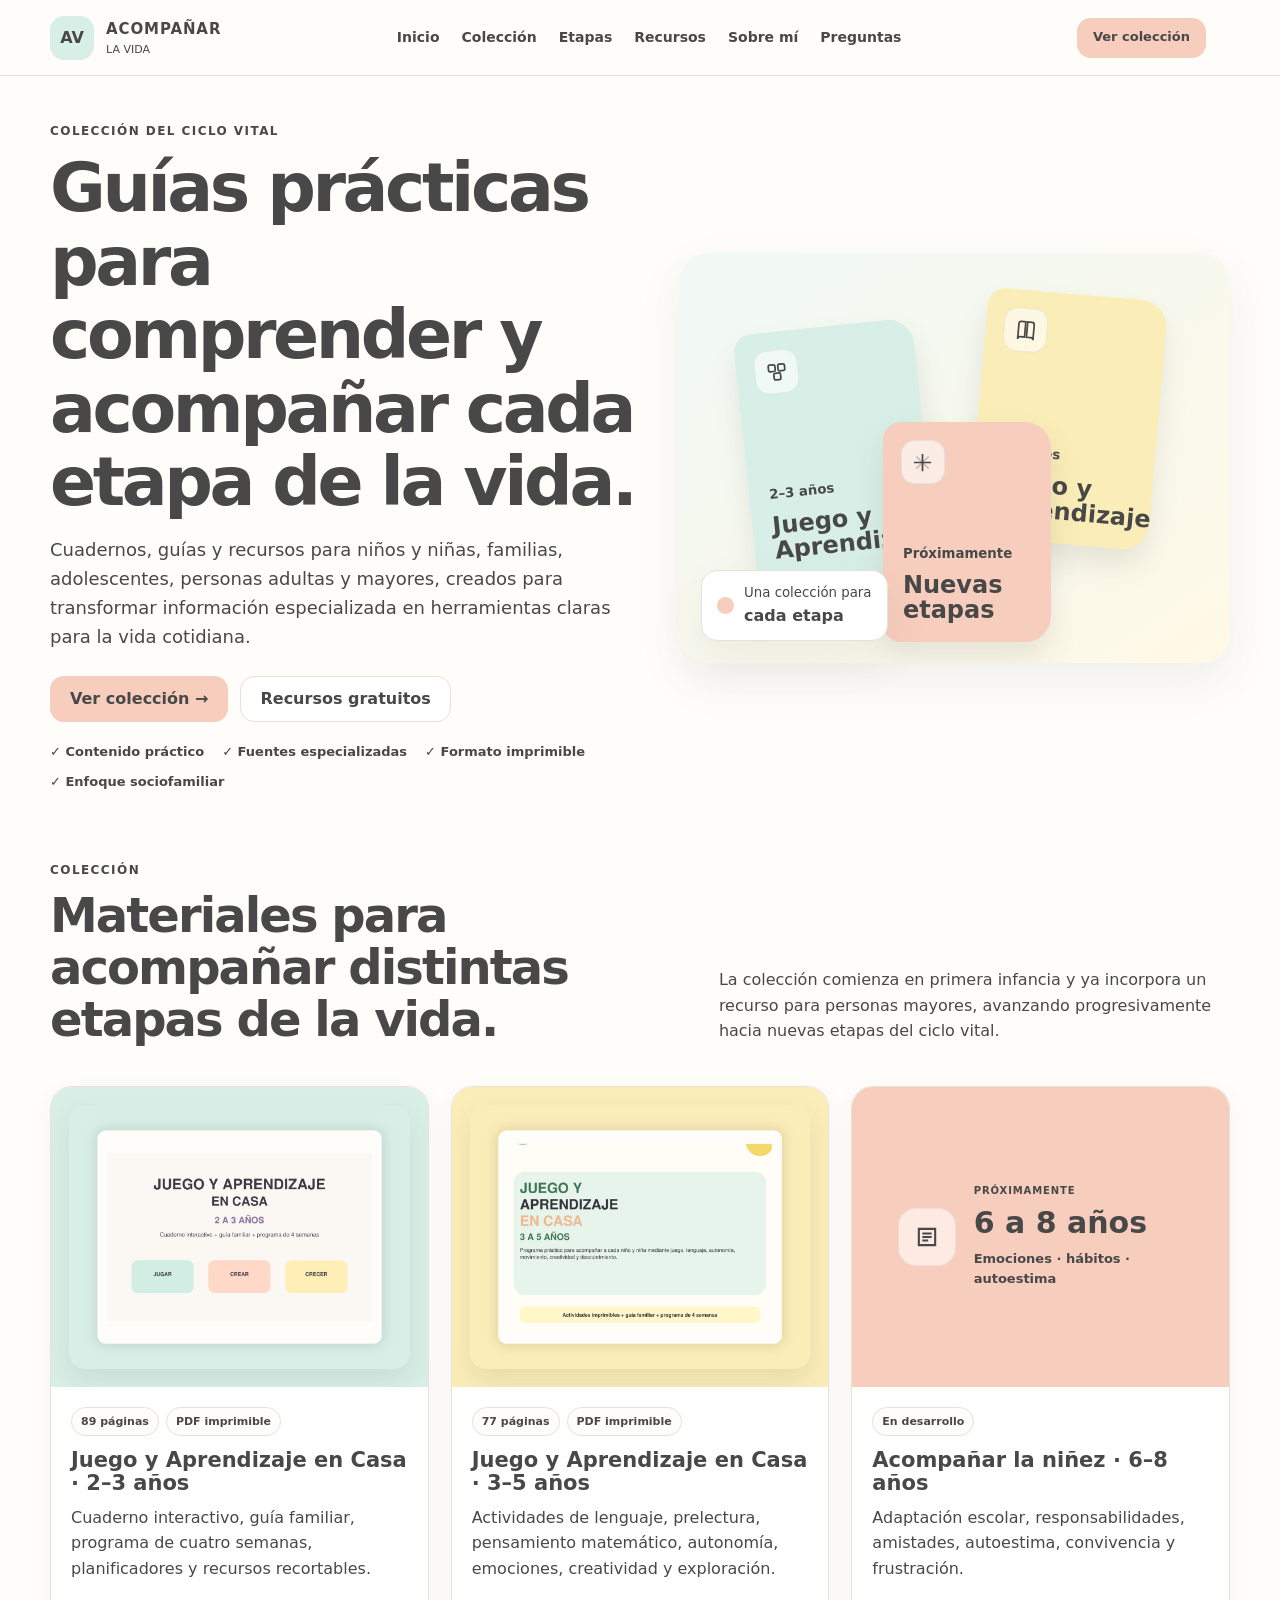
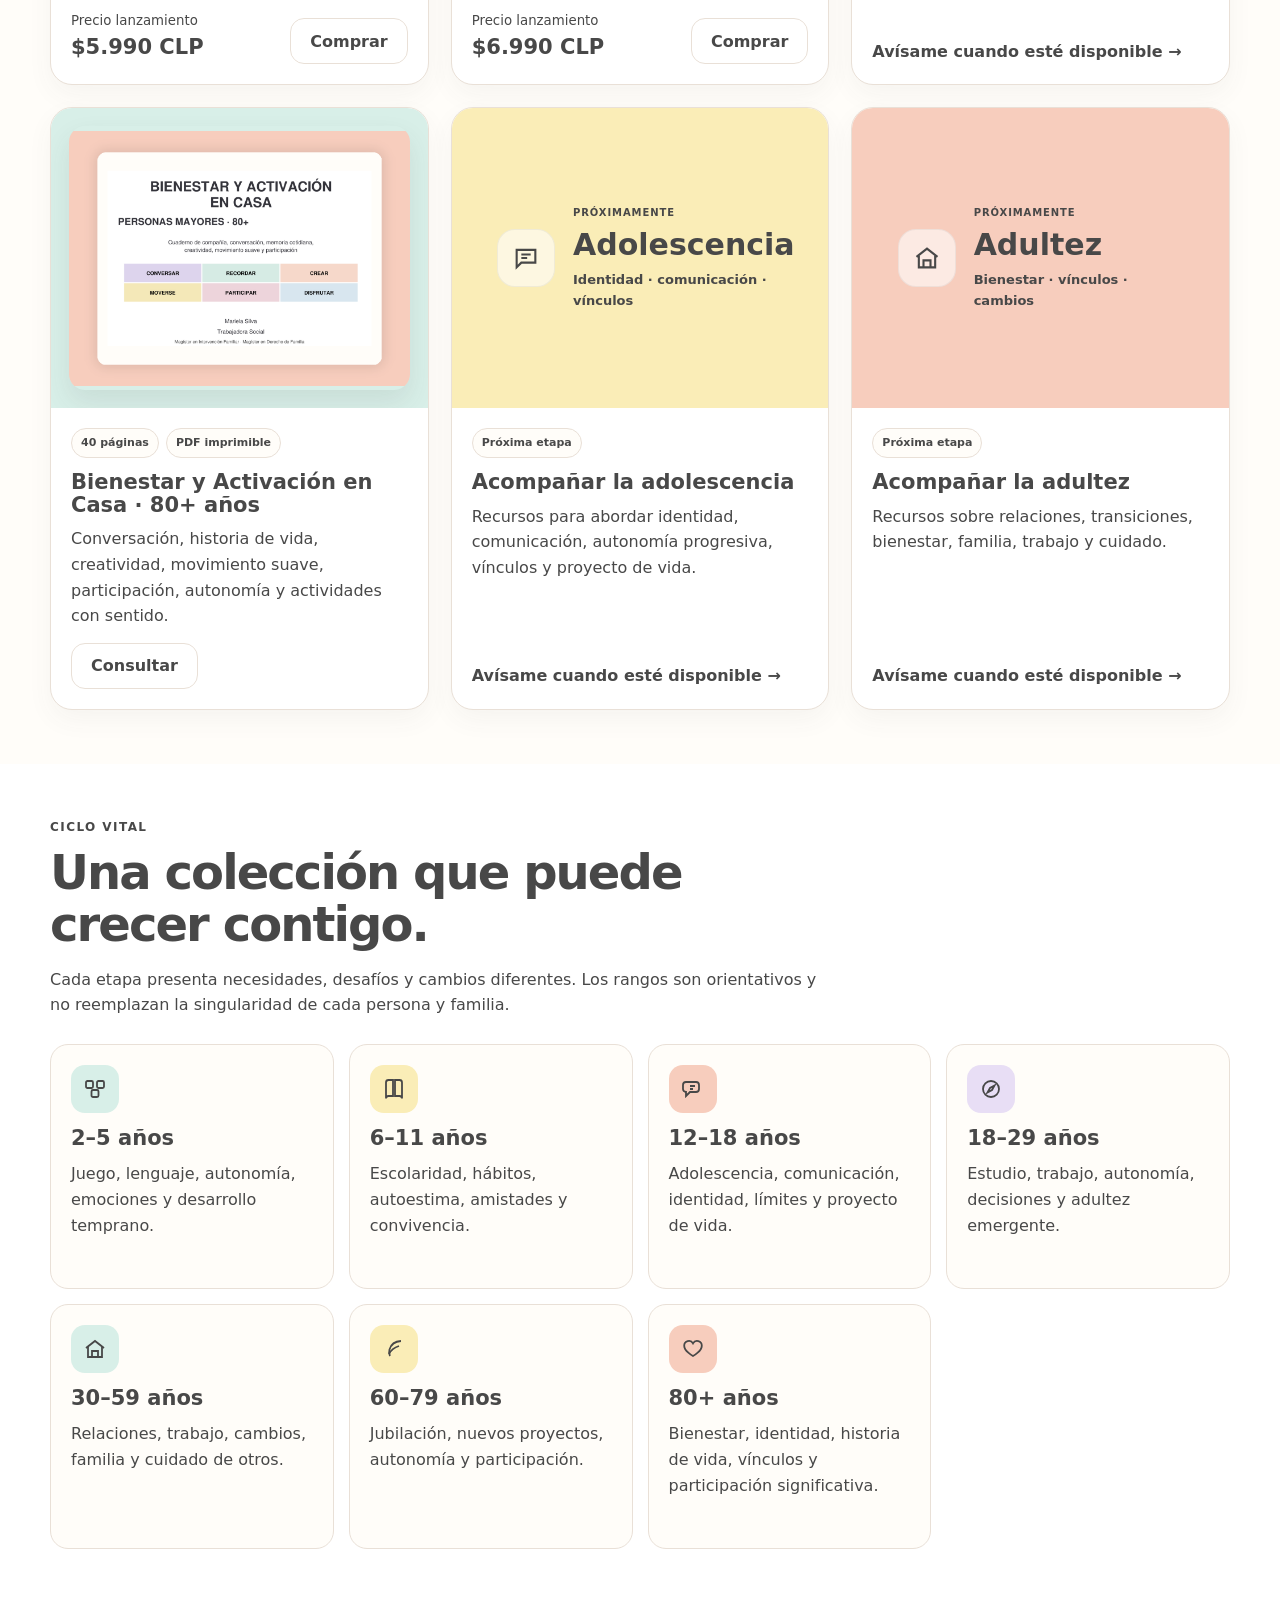
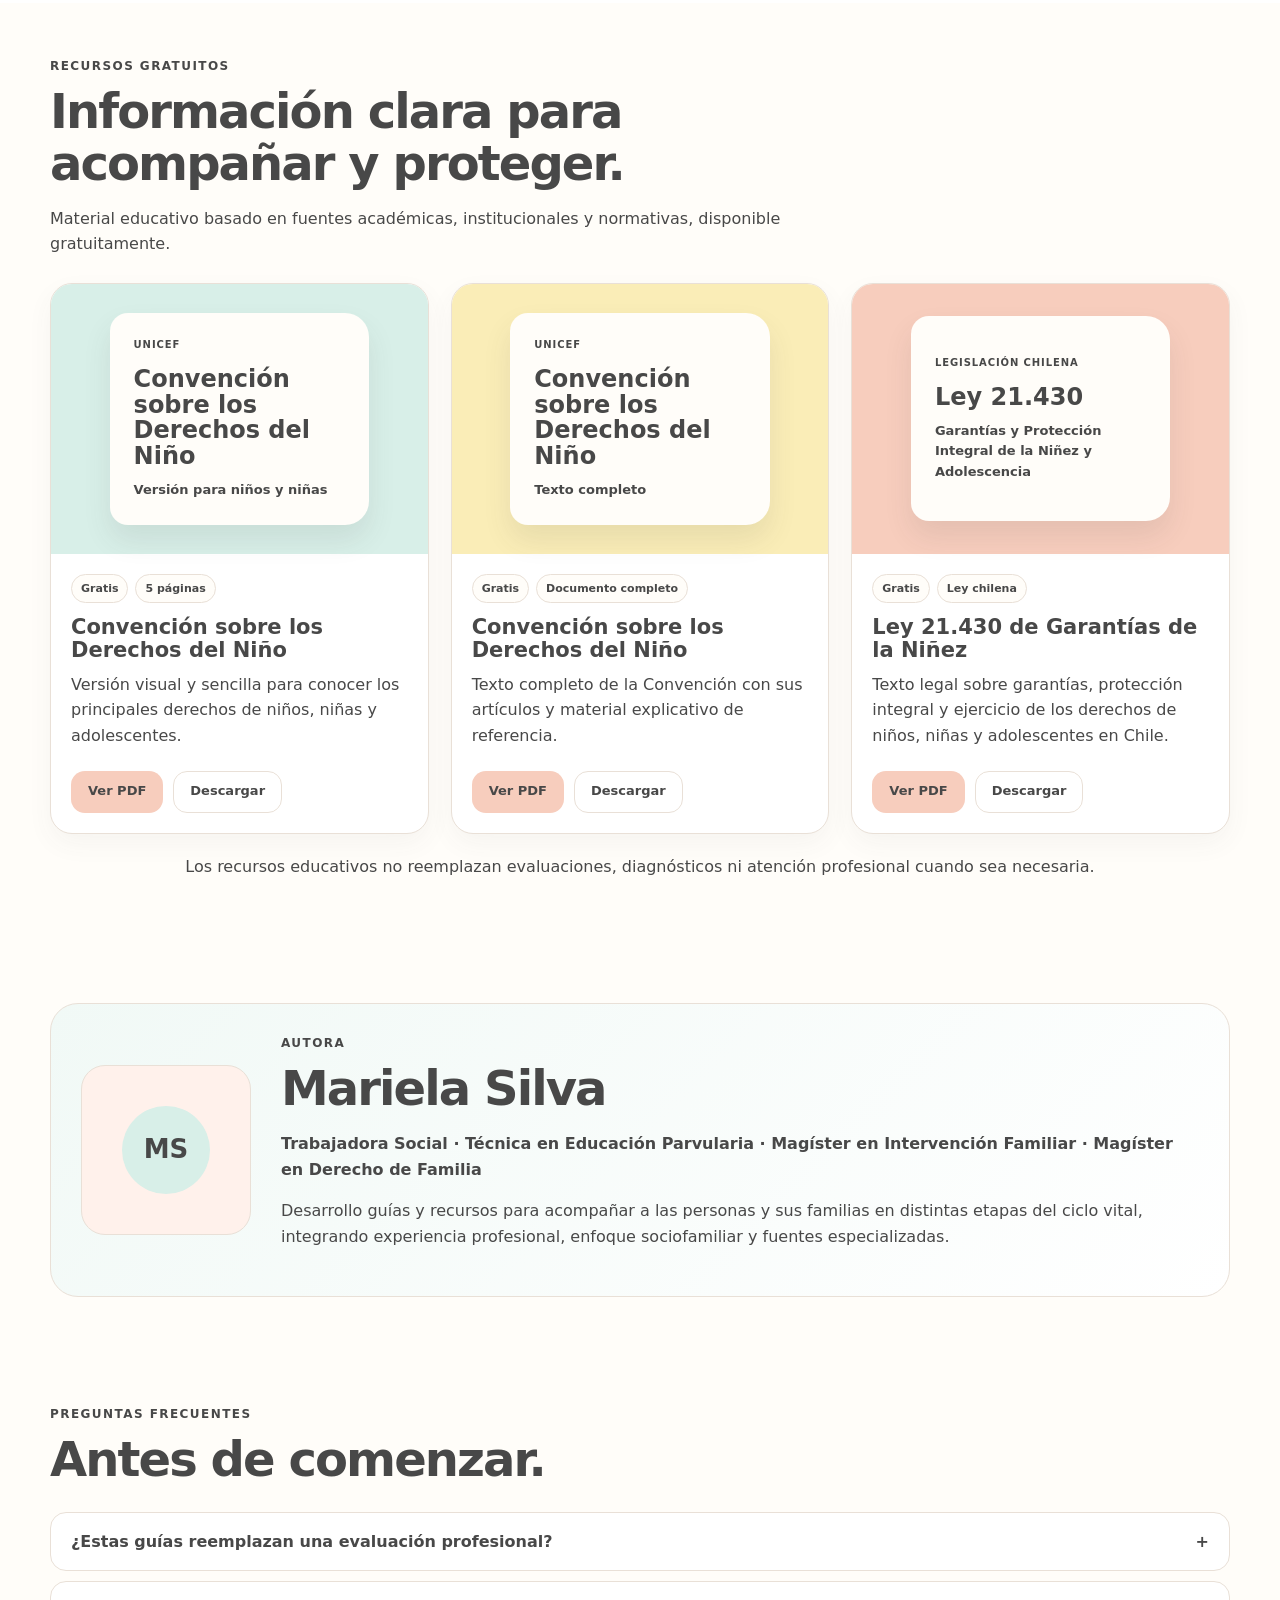
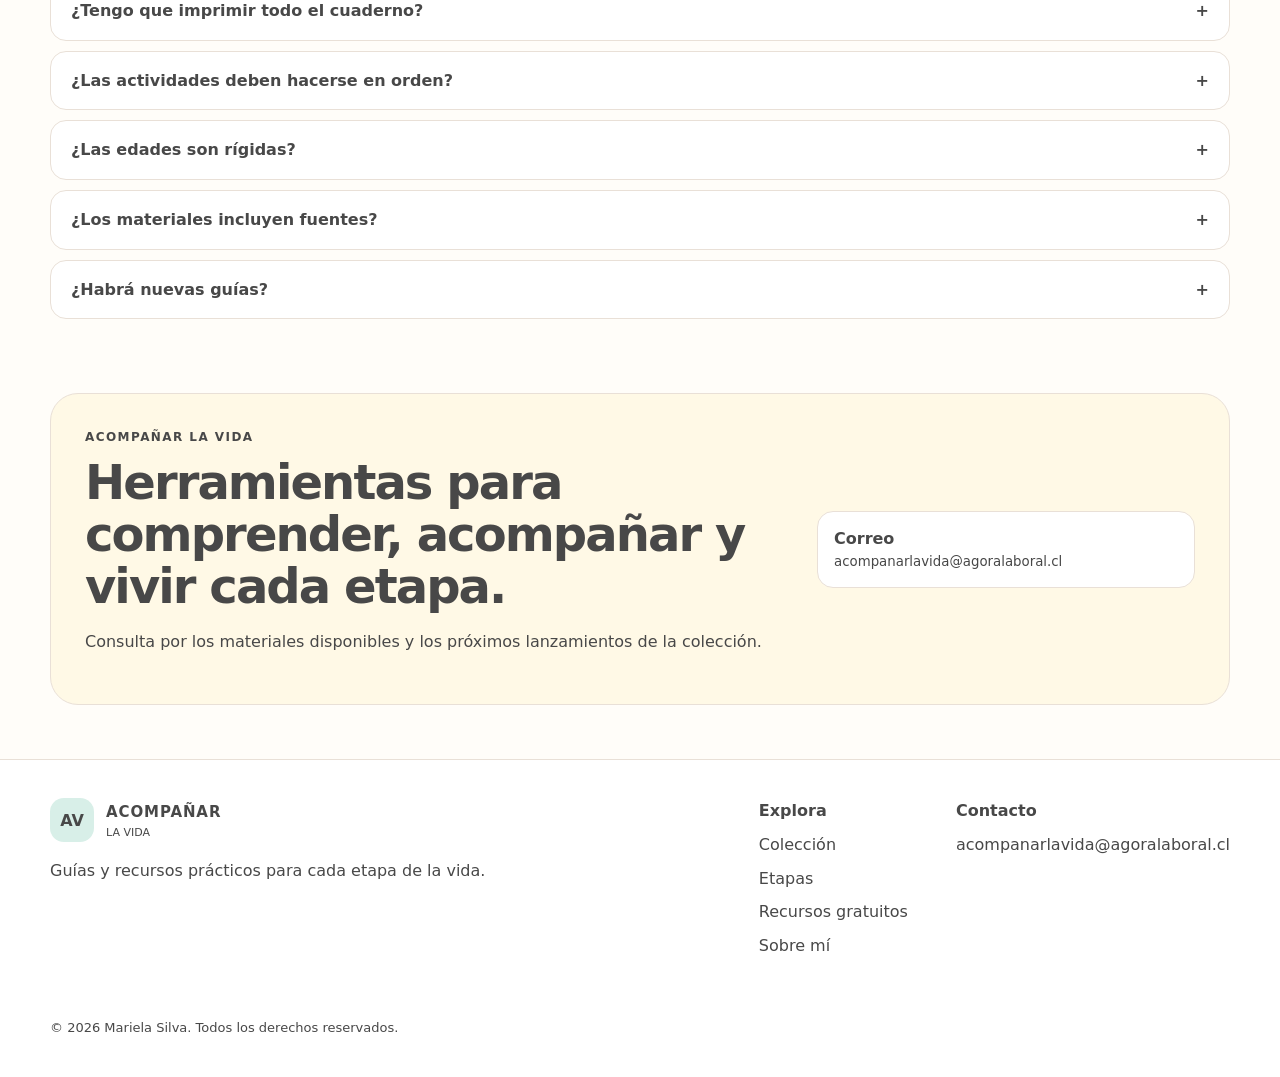
<file: index_tarjetas_finales.html>
<!doctype html>
<html lang="es">
<head>
<meta charset="utf-8">
<meta name="viewport" content="width=device-width, initial-scale=1">

<title>Acompañar la Vida | Guías y recursos para cada etapa</title>

<meta
  name="description"
  content="Guías, cuadernos y recursos prácticos para acompañar la infancia, adolescencia, adultez y envejecimiento a lo largo del ciclo vital."
>

<meta property="og:title" content="Acompañar la Vida | Guías para cada etapa">
<meta
  property="og:description"
  content="Recursos prácticos para comprender, acompañar y vivir cada etapa del ciclo vital."
>
<meta property="og:type" content="website">
<meta property="og:locale" content="es_CL">

<link rel="stylesheet" href="styles.css">
<link rel="icon" href="assets/favicon.svg" type="image/svg+xml">
</head>

<body>

<main>

<!-- =========================
HEADER
========================= -->

<header class="site-header">

<a class="brand" href="#inicio">
  <span class="brand-mark">AV</span>

  <span>
    <strong>ACOMPAÑAR</strong>
    <small>LA VIDA</small>
  </span>
</a>

<nav>
  <a href="#inicio">Inicio</a>
  <a href="#coleccion">Colección</a>
  <a href="#etapas">Etapas</a>
  <a href="#recursos">Recursos</a>
  <a href="#autora">Sobre mí</a>
  <a href="#preguntas">Preguntas</a>
</nav>

<a
  class="button button-small button-salmon"
  href="#coleccion"
>
  Ver colección
</a>

<button
  class="mobile-menu"
  aria-expanded="false"
  aria-controls="menu-movil"
>
  ☰
</button>

</header>


<!-- =========================
MENÚ MÓVIL
========================= -->

<div class="mobile-links" id="menu-movil">

<a href="#inicio">Inicio</a>
<a href="#coleccion">Colección</a>
<a href="#etapas">Etapas</a>
<a href="#recursos">Recursos</a>
<a href="#autora">Sobre mí</a>
<a href="#preguntas">Preguntas</a>
<a href="#contacto">Contacto</a>

</div>


<!-- =========================
HERO
========================= -->

<section class="hero" id="inicio">

<div class="hero-copy">

<p class="eyebrow">
COLECCIÓN DEL CICLO VITAL
</p>

<h1>
Guías prácticas para comprender y acompañar cada etapa de la vida.
</h1>

<p class="hero-lead">
Cuadernos, guías y recursos para niños y niñas, familias,
adolescentes, personas adultas y mayores, creados para
transformar información especializada en herramientas
claras para la vida cotidiana.
</p>

<div class="hero-actions">

<a
  class="button button-salmon"
  href="#coleccion"
>
  Ver colección →
</a>

<a
  class="button button-ghost"
  href="#recursos"
>
  Recursos gratuitos
</a>

</div>

<div class="trust-list">

<span>✓ Contenido práctico</span>
<span>✓ Fuentes especializadas</span>
<span>✓ Formato imprimible</span>
<span>✓ Enfoque sociofamiliar</span>

</div>

</div>


<div class="hero-visual">

<div class="image-frame hero-books">

<div class="book book-mint">
<div class="hero-book-icon" aria-hidden="true">
  <svg viewBox="0 0 24 24" fill="none" stroke="currentColor" stroke-width="1.8">
    <rect x="3.5" y="4" width="7" height="7" rx="1.5"/>
    <rect x="13.5" y="4" width="7" height="7" rx="1.5"/>
    <rect x="8.5" y="13" width="7" height="7" rx="1.5"/>
  </svg>
</div>
<small>2–3 años</small>
<strong>
Juego y<br>
Aprendizaje
</strong>
</div>

<div class="book book-yellow">
<div class="hero-book-icon" aria-hidden="true">
  <svg viewBox="0 0 24 24" fill="none" stroke="currentColor" stroke-width="1.8">
    <path d="M4 5.5A2.5 2.5 0 0 1 6.5 3H11v16H6.5A2.5 2.5 0 0 0 4 21.5z"/>
    <path d="M20 5.5A2.5 2.5 0 0 0 17.5 3H13v16h4.5A2.5 2.5 0 0 1 20 21.5z"/>
  </svg>
</div>
<small>3–5 años</small>
<strong>
Juego y<br>
Aprendizaje
</strong>
</div>

<div class="book book-salmon">
<div class="hero-book-icon" aria-hidden="true">
  <svg viewBox="0 0 24 24" fill="none" stroke="currentColor" stroke-width="1.8">
    <path d="M12 3v18M3 12h18"/>
    <path d="M5.5 5.5l13 13M18.5 5.5l-13 13" opacity=".28"/>
  </svg>
</div>
<small>Próximamente</small>
<strong>
Nuevas<br>
etapas
</strong>
</div>

</div>

<div class="float-card">

<span class="float-dot"></span>

<span>
<small>Una colección para</small>
<strong>cada etapa</strong>
</span>

</div>

</div>

</section>


<!-- =========================
COLECCIÓN
========================= -->

<section
  class="section-pad collection-section"
  id="coleccion"
>

<div class="section-heading split-heading">

<div>
<p class="eyebrow">COLECCIÓN</p>

<h2>
Materiales para acompañar distintas etapas de la vida.
</h2>
</div>

<p>
La colección comienza en primera infancia y ya incorpora
un recurso para personas mayores, avanzando progresivamente
hacia nuevas etapas del ciclo vital.
</p>

</div>


<div class="product-grid">

<!-- PRODUCTO 1 · 2–3 AÑOS -->
<article class="product-card">

  <div class="product-cover mint real-cover">
    <img
      src="assets/tarjeta-2-3-final.png"
      alt="Portada de Juego y Aprendizaje en Casa, 2 a 3 años"
      loading="lazy"
    >
  </div>

  <div class="product-body">

    <div class="badge-row">
      <span>89 páginas</span>
      <span>PDF imprimible</span>
    </div>

    <h3>Juego y Aprendizaje en Casa · 2–3 años</h3>

    <p>
      Cuaderno interactivo, guía familiar, programa de cuatro semanas,
      planificadores y recursos recortables.
    </p>

    <div class="price-row">
      <div>
        <small>Precio lanzamiento</small>
        <strong>$5.990 CLP</strong>
      </div>

      <a class="button button-outline" href="#contacto">
        Comprar
      </a>
    </div>

  </div>

</article>


<!-- PRODUCTO 2 · 3–5 AÑOS -->
<article class="product-card featured-product">

  <div class="product-cover yellow real-cover">
    <img
      src="assets/tarjeta-3-5-final.png"
      alt="Portada de Juego y Aprendizaje en Casa, 3 a 5 años"
      loading="lazy"
    >
  </div>

  <div class="product-body">

    <div class="badge-row">
      <span>77 páginas</span>
      <span>PDF imprimible</span>
    </div>

    <h3>Juego y Aprendizaje en Casa · 3–5 años</h3>

    <p>
      Actividades de lenguaje, prelectura, pensamiento matemático,
      autonomía, emociones, creatividad y exploración.
    </p>

    <div class="price-row">
      <div>
        <small>Precio lanzamiento</small>
        <strong>$6.990 CLP</strong>
      </div>

      <a class="button button-outline" href="#contacto">
        Comprar
      </a>
    </div>

  </div>

</article>


<!-- PRODUCTO 3 · 6–8 AÑOS -->
<article class="product-card">

  <div class="product-cover salmon upcoming-cover">

    <div class="upcoming-visual" aria-hidden="true">
      <svg viewBox="0 0 24 24" fill="none" stroke="currentColor" stroke-width="1.8">
        <path d="M5 5h14v14H5z"/>
        <path d="M8 9h8M8 12h8M8 15h5"/>
      </svg>
    </div>

    <div>
      <small>PRÓXIMAMENTE</small>
      <strong>6 a 8 años</strong>
      <p>Emociones · hábitos · autoestima</p>
    </div>

  </div>

  <div class="product-body">

    <div class="badge-row">
      <span>En desarrollo</span>
    </div>

    <h3>Acompañar la niñez · 6–8 años</h3>

    <p>
      Adaptación escolar, responsabilidades, amistades,
      autoestima, convivencia y frustración.
    </p>

    <a class="text-link" href="#contacto">
      Avísame cuando esté disponible →
    </a>

  </div>

</article>


<!-- PRODUCTO 4 · 80+ -->
<article class="product-card">

  <div class="product-cover mint real-cover">
    <img
      src="assets/tarjeta-80-final.png"
      alt="Portada de Bienestar y Activación en Casa para personas mayores de 80 años"
      loading="lazy"
    >
  </div>

  <div class="product-body">

    <div class="badge-row">
      <span>40 páginas</span>
      <span>PDF imprimible</span>
    </div>

    <h3>Bienestar y Activación en Casa · 80+ años</h3>

    <p>
      Conversación, historia de vida, creatividad, movimiento suave,
      participación, autonomía y actividades con sentido.
    </p>

    <a class="button button-outline product-cta" href="#contacto">
      Consultar
    </a>

  </div>

</article>


<!-- PRODUCTO 5 · ADOLESCENCIA -->
<article class="product-card">

  <div class="product-cover yellow upcoming-cover">

    <div class="upcoming-visual" aria-hidden="true">
      <svg viewBox="0 0 24 24" fill="none" stroke="currentColor" stroke-width="1.8">
        <path d="M4 5h16v11H8l-4 4z"/>
        <path d="M8 9h8M8 12h5"/>
      </svg>
    </div>

    <div>
      <small>PRÓXIMAMENTE</small>
      <strong>Adolescencia</strong>
      <p>Identidad · comunicación · vínculos</p>
    </div>

  </div>

  <div class="product-body">

    <div class="badge-row">
      <span>Próxima etapa</span>
    </div>

    <h3>Acompañar la adolescencia</h3>

    <p>
      Recursos para abordar identidad, comunicación,
      autonomía progresiva, vínculos y proyecto de vida.
    </p>

    <a class="text-link" href="#contacto">
      Avísame cuando esté disponible →
    </a>

  </div>

</article>


<!-- PRODUCTO 6 · ADULTEZ -->
<article class="product-card">

  <div class="product-cover salmon upcoming-cover">

    <div class="upcoming-visual" aria-hidden="true">
      <svg viewBox="0 0 24 24" fill="none" stroke="currentColor" stroke-width="1.8">
        <path d="M3 11 12 4l9 7"/>
        <path d="M5 10v10h14V10"/>
        <path d="M9 20v-6h6v6"/>
      </svg>
    </div>

    <div>
      <small>PRÓXIMAMENTE</small>
      <strong>Adultez</strong>
      <p>Bienestar · vínculos · cambios</p>
    </div>

  </div>

  <div class="product-body">

    <div class="badge-row">
      <span>Próxima etapa</span>
    </div>

    <h3>Acompañar la adultez</h3>

    <p>
      Recursos sobre relaciones, transiciones,
      bienestar, familia, trabajo y cuidado.
    </p>

    <a class="text-link" href="#contacto">
      Avísame cuando esté disponible →
    </a>

  </div>

</article>

</div>

</section>


<!-- =========================
ETAPAS
========================= -->

<section
  class="examples section-pad"
  id="etapas"
>

<div class="section-heading">

<p class="eyebrow">
CICLO VITAL
</p>

<h2>
Una colección que puede crecer contigo.
</h2>

<p>
Cada etapa presenta necesidades, desafíos y cambios diferentes.
Los rangos son orientativos y no reemplazan la singularidad
de cada persona y familia.
</p>

</div>


<div class="stage-grid">

<article>
  <div class="stage-icon mint-icon" aria-hidden="true">
    <svg viewBox="0 0 24 24" fill="none" stroke="currentColor" stroke-width="1.8">
      <rect x="3" y="4" width="7" height="7" rx="1.5"/>
      <rect x="14" y="4" width="7" height="7" rx="1.5"/>
      <rect x="8.5" y="13" width="7" height="7" rx="1.5"/>
    </svg>
  </div>
  <h3>2–5 años</h3>
  <p>Juego, lenguaje, autonomía, emociones y desarrollo temprano.</p>
</article>

<article>
  <div class="stage-icon yellow-icon" aria-hidden="true">
    <svg viewBox="0 0 24 24" fill="none" stroke="currentColor" stroke-width="1.8">
      <path d="M4 5.5A2.5 2.5 0 0 1 6.5 3H11v16H6.5A2.5 2.5 0 0 0 4 21.5z"/>
      <path d="M20 5.5A2.5 2.5 0 0 0 17.5 3H13v16h4.5A2.5 2.5 0 0 1 20 21.5z"/>
    </svg>
  </div>
  <h3>6–11 años</h3>
  <p>Escolaridad, hábitos, autoestima, amistades y convivencia.</p>
</article>

<article>
  <div class="stage-icon salmon-icon" aria-hidden="true">
    <svg viewBox="0 0 24 24" fill="none" stroke="currentColor" stroke-width="1.8">
      <path d="M5 5h10a3 3 0 0 1 3 3v4a3 3 0 0 1-3 3H9l-4 4v-4a3 3 0 0 1-3-3V8a3 3 0 0 1 3-3z"/>
      <path d="M9 9h5M9 12h3"/>
    </svg>
  </div>
  <h3>12–18 años</h3>
  <p>Adolescencia, comunicación, identidad, límites y proyecto de vida.</p>
</article>

<article>
  <div class="stage-icon lavender-icon" aria-hidden="true">
    <svg viewBox="0 0 24 24" fill="none" stroke="currentColor" stroke-width="1.8">
      <circle cx="12" cy="12" r="8"/>
      <path d="M15.5 8.5 13 13l-4.5 2.5L11 11z"/>
    </svg>
  </div>
  <h3>18–29 años</h3>
  <p>Estudio, trabajo, autonomía, decisiones y adultez emergente.</p>
</article>

<article>
  <div class="stage-icon mint-icon" aria-hidden="true">
    <svg viewBox="0 0 24 24" fill="none" stroke="currentColor" stroke-width="1.8">
      <path d="M3 11 12 4l9 7"/>
      <path d="M5 10v10h14V10"/>
      <path d="M9 20v-6h6v6"/>
    </svg>
  </div>
  <h3>30–59 años</h3>
  <p>Relaciones, trabajo, cambios, familia y cuidado de otros.</p>
</article>

<article>
  <div class="stage-icon yellow-icon" aria-hidden="true">
    <svg viewBox="0 0 24 24" fill="none" stroke="currentColor" stroke-width="1.8">
      <path d="M19 4c-6 .3-10 3.3-11.5 8.5C6.5 16 8 19 8 19"/>
      <path d="M7 17c2-4 5.5-6.5 10-8"/>
    </svg>
  </div>
  <h3>60–79 años</h3>
  <p>Jubilación, nuevos proyectos, autonomía y participación.</p>
</article>

<article>
  <div class="stage-icon salmon-icon" aria-hidden="true">
    <svg viewBox="0 0 24 24" fill="none" stroke="currentColor" stroke-width="1.8">
      <path d="M20.8 8.7c0 5.5-8.8 10.3-8.8 10.3S3.2 14.2 3.2 8.7A4.7 4.7 0 0 1 12 6.4a4.7 4.7 0 0 1 8.8 2.3z"/>
    </svg>
  </div>
  <h3>80+ años</h3>
  <p>Bienestar, identidad, historia de vida, vínculos y participación significativa.</p>
</article>

</div>

</section>


<!-- =========================
RECURSOS GRATUITOS
========================= -->
<section
  class="section-pad resources-section"
  id="recursos"
>

  <div class="section-heading">

    <p class="eyebrow">
      RECURSOS GRATUITOS
    </p>

    <h2>
      Información clara para acompañar y proteger.
    </h2>

    <p>
      Material educativo basado en fuentes académicas,
      institucionales y normativas, disponible gratuitamente.
    </p>

  </div>


  <div class="product-grid resources-grid">

  <!-- RECURSO 1 -->
  <article class="product-card resource-card">

    <div class="product-cover mint resource-cover">
      <div class="resource-document">
        <span class="resource-label">UNICEF</span>

        <h3>
          Convención sobre los Derechos del Niño
        </h3>

        <p>
          Versión para niños y niñas
        </p>
      </div>
    </div>

    <div class="product-body">

      <div class="badge-row">
        <span>Gratis</span>
        <span>5 páginas</span>
      </div>

      <h3>
        Convención sobre los Derechos del Niño
      </h3>

      <p>
        Versión visual y sencilla para conocer los principales
        derechos de niños, niñas y adolescentes.
      </p>

      <div class="download-actions">

        <a
          class="button button-salmon"
          href="assets/CDN_version_ninos.pdf"
          target="_blank"
          rel="noopener"
        >
          Ver PDF
        </a>

        <a
          class="button button-ghost"
          href="assets/CDN_version_ninos.pdf"
          download
        >
          Descargar
        </a>

      </div>

    </div>

  </article>


  <!-- RECURSO 2 -->
  <article class="product-card resource-card">

    <div class="product-cover yellow resource-cover">
      <div class="resource-document">
        <span class="resource-label">UNICEF</span>

        <h3>
          Convención sobre los Derechos del Niño
        </h3>

        <p>
          Texto completo
        </p>
      </div>
    </div>

    <div class="product-body">

      <div class="badge-row">
        <span>Gratis</span>
        <span>Documento completo</span>
      </div>

      <h3>
        Convención sobre los Derechos del Niño
      </h3>

      <p>
        Texto completo de la Convención con sus artículos
        y material explicativo de referencia.
      </p>

      <div class="download-actions">

        <a
          class="button button-salmon"
          href="assets/CDN.pdf"
          target="_blank"
          rel="noopener"
        >
          Ver PDF
        </a>

        <a
          class="button button-ghost"
          href="assets/CDN.pdf"
          download
        >
          Descargar
        </a>

      </div>

    </div>

  </article>


  <!-- RECURSO 3 -->
  <article class="product-card resource-card">

    <div class="product-cover salmon resource-cover">
      <div class="resource-document">
        <span class="resource-label">LEGISLACIÓN CHILENA</span>

        <h3>
          Ley 21.430
        </h3>

        <p>
          Garantías y Protección Integral de la Niñez y Adolescencia
        </p>
      </div>
    </div>

    <div class="product-body">

      <div class="badge-row">
        <span>Gratis</span>
        <span>Ley chilena</span>
      </div>

      <h3>
        Ley 21.430 de Garantías de la Niñez
      </h3>

      <p>
        Texto legal sobre garantías, protección integral
        y ejercicio de los derechos de niños, niñas y adolescentes en Chile.
      </p>

      <div class="download-actions">

        <a
          class="button button-salmon"
          href="assets/Ley-21430_15-MAR-2022.pdf"
          target="_blank"
          rel="noopener"
        >
          Ver PDF
        </a>

        <a
          class="button button-ghost"
          href="assets/Ley-21430_15-MAR-2022.pdf"
          download
        >
          Descargar
        </a>

      </div>

    </div>

  </article>

</div>


  <p class="center-note">
    Los recursos educativos no reemplazan evaluaciones,
    diagnósticos ni atención profesional cuando sea necesaria.
  </p>

</section>


<!-- =========================
AUTORA
========================= -->

<section
  class="author section-pad"
  id="autora"
>

<div class="author-card">

<div class="author-visual">
<span>MS</span>
</div>


<div>

<p class="eyebrow">
AUTORA
</p>

<h2>
Mariela Silva
</h2>

<p class="author-role">
Trabajadora Social · Técnica en Educación Parvularia · Magíster en Intervención Familiar · Magíster en Derecho de Familia
</p>

<p>
Desarrollo guías y recursos para acompañar a las personas
y sus familias en distintas etapas del ciclo vital,
integrando experiencia profesional, enfoque sociofamiliar
y fuentes especializadas.
</p>

</div>

</div>

</section>


<!-- =========================
PREGUNTAS FRECUENTES
========================= -->

<section
  class="faq section-pad"
  id="preguntas"
>

<div class="section-heading">

<p class="eyebrow">
PREGUNTAS FRECUENTES
</p>

<h2>
Antes de comenzar.
</h2>

</div>


<div class="faq-list">

<details>

<summary>
¿Estas guías reemplazan una evaluación profesional?
<span>+</span>
</summary>

<p>
No. Son materiales educativos y de orientación.
No reemplazan evaluaciones, diagnósticos ni atención
profesional cuando sea necesaria.
</p>

</details>


<details>

<summary>
¿Tengo que imprimir todo el cuaderno?
<span>+</span>
</summary>

<p>
No. Puedes imprimir únicamente las páginas
y actividades que quieras utilizar.
</p>

</details>


<details>

<summary>
¿Las actividades deben hacerse en orden?
<span>+</span>
</summary>

<p>
No. Las propuestas pueden adaptarse a los intereses,
tiempos y necesidades de cada niño, niña y familia.
</p>

</details>


<details>

<summary>
¿Las edades son rígidas?
<span>+</span>
</summary>

<p>
No. Los rangos son orientativos.
Cada persona tiene su propio ritmo y trayectoria.
</p>

</details>


<details>

<summary>
¿Los materiales incluyen fuentes?
<span>+</span>
</summary>

<p>
Sí. Las guías incorporan fuentes académicas,
institucionales o normativas pertinentes al tema.
</p>

</details>


<details>

<summary>
¿Habrá nuevas guías?
<span>+</span>
</summary>

<p>
Sí. La colección está diseñada para crecer
progresivamente a lo largo de todo el ciclo vital.
</p>

</details>

</div>

</section>


<!-- =========================
CONTACTO
========================= -->

<section
  class="final-cta section-pad"
  id="contacto"
>

<div class="cta-card">

<div>

<p class="eyebrow">
ACOMPAÑAR LA VIDA
</p>

<h2>
Herramientas para comprender,
acompañar y vivir cada etapa.
</h2>

<p>
Consulta por los materiales disponibles
y los próximos lanzamientos de la colección.
</p>

</div>


<div class="contact-actions">

<a
  class="contact-item"
  href="mailto:acompanarlavida@agoralaboral.cl"
>

<strong>
Correo
</strong>

<small>
acompanarlavida@agoralaboral.cl
</small>

</a>

</div>

</div>

</section>


<!-- =========================
FOOTER
========================= -->

<footer>

<div class="footer-brand">

<a
  class="brand"
  href="#inicio"
>

<span class="brand-mark">
AV
</span>

<span>
<strong>ACOMPAÑAR</strong>
<small>LA VIDA</small>
</span>

</a>

<p>
Guías y recursos prácticos
para cada etapa de la vida.
</p>

</div>


<div>

<strong>
Explora
</strong>

<a href="#coleccion">
Colección
</a>

<a href="#etapas">
Etapas
</a>

<a href="#recursos">
Recursos gratuitos
</a>

<a href="#autora">
Sobre mí
</a>

</div>


<div>

<strong>
Contacto
</strong>

<a href="mailto:acompanarlavida@agoralaboral.cl">
acompanarlavida@agoralaboral.cl
</a>

</div>


<p class="copyright">
© 2026 Mariela Silva. Todos los derechos reservados.
</p>

</footer>

</main>

<script src="script.js"></script>

</body>
</html>
</file>
<file: styles.css>
:root{
  --mint:#d8efe8;
  --mint-soft:#f1f9f6;
  --yellow:#faedb7;
  --yellow-soft:#fff9e6;
  --salmon:#f7cdbd;
  --salmon-soft:#fff1eb;
  --lavender:#e8def5;
  --cream:#fffdf9;
  --ink:#484848;
  --line:#e9e0d7;
  --shadow:0 18px 44px rgba(72,72,72,.08);
  --max:1180px;
}

*{box-sizing:border-box}
html{scroll-behavior:smooth}

body{
  margin:0;
  font-family:Inter,ui-sans-serif,system-ui,-apple-system,BlinkMacSystemFont,"Segoe UI",sans-serif;
  background:var(--cream);
  color:var(--ink);
  line-height:1.6;
}

a{color:inherit}
main{overflow:hidden}

/* HEADER */
.site-header{
  min-height:76px;
  display:grid;
  grid-template-columns:auto 1fr auto auto;
  align-items:center;
  gap:24px;
  padding:0 max(28px,calc((100vw - var(--max))/2));
  background:rgba(255,253,249,.96);
  backdrop-filter:blur(12px);
  border-bottom:1px solid var(--line);
  position:sticky;
  top:0;
  z-index:100;
}

.brand{
  display:flex;
  align-items:center;
  gap:12px;
  text-decoration:none;
}

.brand-mark{
  width:44px;
  height:44px;
  border-radius:14px;
  background:var(--mint);
  display:grid;
  place-items:center;
  font-weight:900;
  font-size:16px;
}

.brand strong,.brand small{display:block}
.brand strong{font-size:15px;letter-spacing:.06em}
.brand small{font-size:11px}

.site-header nav{
  display:flex;
  justify-content:center;
  gap:22px;
}

.site-header nav a{
  text-decoration:none;
  font-size:14px;
  font-weight:750;
}

/* BOTONES */
.button{
  display:inline-flex;
  align-items:center;
  justify-content:center;
  min-height:46px;
  padding:0 19px;
  border-radius:14px;
  text-decoration:none;
  font-weight:850;
  border:1px solid transparent;
}

.button-small{min-height:40px;padding:0 15px;font-size:13px}
.button-salmon{background:var(--salmon)}
.button-ghost,.button-outline{background:#fff;border-color:var(--line)}
.mobile-menu,.mobile-links{display:none}

/* HERO */
.hero{
  width:min(calc(100% - 36px),var(--max));
  margin:0 auto;
  padding:46px 0 34px;
  display:grid;
  grid-template-columns:1.03fr .97fr;
  gap:44px;
  align-items:center;
}

.eyebrow{
  margin:0 0 10px;
  font-size:12px;
  font-weight:900;
  letter-spacing:.12em;
}

h1,h2,h3{line-height:1.08;margin-top:0}
h1{
  font-size:clamp(42px,5.5vw,68px);
  letter-spacing:-.05em;
  margin-bottom:18px;
}
h2{
  font-size:clamp(30px,4vw,48px);
  letter-spacing:-.04em;
  margin-bottom:14px;
}
h3{font-size:21px}

.hero-lead{
  font-size:18px;
  max-width:700px;
  margin-bottom:0;
}

.hero-actions{
  display:flex;
  gap:12px;
  flex-wrap:wrap;
  margin:24px 0 20px;
}

.trust-list{
  display:flex;
  gap:10px 18px;
  flex-wrap:wrap;
  font-size:13px;
  font-weight:700;
}

.hero-visual{position:relative}

.image-frame{
  min-height:410px;
  border-radius:30px;
  background:linear-gradient(145deg,var(--mint-soft),var(--yellow-soft));
  box-shadow:var(--shadow);
  position:relative;
  overflow:hidden;
}

.hero-books{display:grid;place-items:center}

.book{
  position:absolute;
  width:180px;
  height:250px;
  padding:20px;
  border-radius:18px 26px 26px 18px;
  box-shadow:0 16px 30px rgba(72,72,72,.12);
  display:flex;
  flex-direction:column;
  justify-content:flex-end;
}

.hero-book-icon{
  position:absolute;
  top:18px;
  left:18px;
  width:44px;
  height:44px;
  border-radius:14px;
  display:grid;
  place-items:center;
  background:rgba(255,255,255,.62);
  border:1px solid rgba(72,72,72,.08);
}

.hero-book-icon svg{width:23px;height:23px}

.book small{font-weight:850;margin-bottom:9px}
.book strong{font-size:24px;line-height:1.02}

.book-mint{
  background:var(--mint);
  left:12%;
  top:18%;
  transform:rotate(-6deg);
}

.book-yellow{
  background:var(--yellow);
  right:13%;
  top:10%;
  transform:rotate(5deg);
}

.book-salmon{
  background:var(--salmon);
  left:37%;
  bottom:5%;
  width:168px;
  height:220px;
}

.float-card{
  position:absolute;
  left:22px;
  bottom:22px;
  background:#fff;
  border:1px solid var(--line);
  border-radius:16px;
  padding:11px 15px;
  display:flex;
  align-items:center;
  gap:10px;
  box-shadow:var(--shadow);
}

.float-card small,.float-card strong{display:block}
.float-dot{
  width:17px;
  height:17px;
  border-radius:50%;
  background:var(--salmon);
}

/* SECCIONES */
.section-pad{
  padding:54px max(28px,calc((100vw - var(--max))/2));
}

.collection-section{padding-top:34px}

.section-heading{
  max-width:780px;
  margin-bottom:26px;
}

.section-heading.narrow{
  margin-inline:auto;
  text-align:center;
}

.split-heading{
  display:grid;
  grid-template-columns:1fr .8fr;
  gap:30px;
  align-items:end;
  max-width:none;
}

.center-note{text-align:center;margin-top:20px}

/* COLECCIÓN */
.product-grid{
  display:grid;
  grid-template-columns:repeat(3,minmax(0,1fr));
  gap:22px;
  align-items:stretch;
}

.product-card{
  background:#fff;
  border:1px solid var(--line);
  border-radius:22px;
  overflow:hidden;
  box-shadow:0 10px 26px rgba(72,72,72,.05);
  display:flex;
  flex-direction:column;
  height:100%;
}

.product-cover{
  height:300px;
  min-height:300px;
  padding:22px;
  display:flex;
  align-items:center;
  justify-content:center;
}

.product-cover.mint{background:var(--mint)}
.product-cover.yellow{background:var(--yellow)}
.product-cover.salmon{background:var(--salmon)}

.mini-book{
  width:100%;
  max-width:315px;
  height:230px;
  min-height:230px;
  border-radius:18px 24px 24px 18px;
  background:#fffdf9;
  padding:24px 24px 20px;
  box-shadow:0 15px 28px rgba(72,72,72,.10);
  display:flex;
  flex-direction:column;
}

.mini-book small{
  display:block;
  font-weight:900;
  font-size:9px;
  letter-spacing:.07em;
  margin-bottom:16px;
}

.mini-book strong{
  display:block;
  font-size:29px;
  line-height:1.05;
  margin:0 0 10px;
}

.mini-book p{
  margin:0;
  font-size:12px;
  font-weight:700;
  line-height:1.45;
}

.mini-book-tags{
  margin-top:auto;
  display:flex;
  flex-wrap:wrap;
  gap:8px;
  padding-top:16px;
}

.mini-book-tags span{
  display:inline-flex;
  align-items:center;
  justify-content:center;
  padding:7px 10px;
  border-radius:999px;
  background:rgba(72,72,72,.065);
  font-size:12px;
  font-weight:750;
  line-height:1;
}

.product-body{
  padding:20px;
  display:flex;
  flex-direction:column;
  flex:1;
}

.product-body h3{margin-bottom:10px}
.product-body > p{margin-top:0;margin-bottom:14px}

.badge-row{
  display:flex;
  gap:7px;
  flex-wrap:wrap;
  margin-bottom:13px;
}

.badge-row span{
  border:1px solid var(--line);
  border-radius:999px;
  padding:5px 9px;
  font-size:11px;
  font-weight:800;
  background:var(--cream);
}

.price-row{
  display:flex;
  justify-content:space-between;
  gap:14px;
  align-items:end;
  margin-top:auto;
  padding-top:14px;
}

.price-row small,.price-row strong{display:block}
.price-row strong{font-size:21px}

.text-link{
  font-weight:850;
  text-decoration:none;
  margin-top:auto;
  padding-top:18px;
}

/* ETAPAS */
.examples{background:#fff}

.stage-grid{
  display:grid;
  grid-template-columns:repeat(4,1fr);
  gap:15px;
  align-items:stretch;
}

.stage-grid article{
  border:1px solid var(--line);
  border-radius:18px;
  padding:20px;
  background:var(--cream);
  display:flex;
  flex-direction:column;
  min-height:245px;
}

.stage-icon{
  width:48px;
  height:48px;
  min-width:48px;
  min-height:48px;
  max-width:48px;
  max-height:48px;
  border-radius:14px;
  display:flex;
  align-items:center;
  justify-content:center;
  margin:0 0 14px;
  color:var(--ink);
  overflow:hidden;
  flex:none;
}

.stage-icon svg{
  width:24px;
  height:24px;
  display:block;
}

.mint-icon{background:var(--mint)}
.yellow-icon{background:var(--yellow)}
.salmon-icon{background:var(--salmon)}
.lavender-icon{background:var(--lavender)}

.stage-grid h3{margin-bottom:12px}
.stage-grid p{margin:0}

/* RECURSOS */
.resources-section{background:var(--cream)}
.resources-grid{align-items:stretch}

.resources-grid .product-cover{
  min-height:270px;
  height:270px;
}

.resource-document{
  width:78%;
  max-width:300px;
  min-height:205px;
  border-radius:18px 24px 24px 18px;
  background:#fffdf9;
  padding:24px;
  box-shadow:0 15px 28px rgba(72,72,72,.10);
  display:flex;
  flex-direction:column;
  justify-content:center;
}

.resource-label{
  font-size:10px;
  font-weight:900;
  letter-spacing:.09em;
  margin-bottom:14px;
}

.resource-document h3{
  font-size:24px;
  margin-bottom:10px;
}

.resource-document p{
  margin:0;
  font-size:13px;
  font-weight:650;
}

.download-actions{
  display:flex;
  flex-wrap:wrap;
  gap:10px;
  margin-top:auto;
  padding-top:8px;
}

.download-actions .button{
  min-height:42px;
  padding:0 16px;
  font-size:13px;
}

/* OTRAS GRILLAS */
.transition-grid,.why-grid{
  display:grid;
  grid-template-columns:repeat(4,1fr);
  gap:18px;
}

.transition-grid article,.why-grid article{
  border:1px solid var(--line);
  border-radius:20px;
  padding:22px;
  background:#fff;
}

.icon-box{
  width:46px;
  height:46px;
  border-radius:14px;
  display:grid;
  place-items:center;
  font-weight:900;
  font-size:18px;
  margin-bottom:16px;
}

/* AUTORA */
.author-card{
  display:grid;
  grid-template-columns:170px 1fr;
  gap:30px;
  align-items:center;
  background:linear-gradient(135deg,var(--mint-soft),#fff);
  border:1px solid var(--line);
  border-radius:28px;
  padding:30px;
}

.author-visual{
  height:170px;
  border-radius:24px;
  background:var(--salmon-soft);
  display:grid;
  place-items:center;
  border:1px solid var(--line);
}

.author-visual span{
  width:88px;
  height:88px;
  border-radius:50%;
  background:var(--mint);
  display:grid;
  place-items:center;
  font-weight:900;
  font-size:26px;
}

.author-role{font-weight:850}

/* FAQ */
.faq-list{display:grid;gap:10px}

.faq-list details{
  background:#fff;
  border:1px solid var(--line);
  border-radius:16px;
  padding:0 20px;
}

.faq-list summary{
  cursor:pointer;
  list-style:none;
  padding:16px 0;
  font-weight:850;
  display:flex;
  justify-content:space-between;
  gap:20px;
}

.faq-list summary::-webkit-details-marker{display:none}
.faq-list details p{padding:0 0 16px;margin:0}

/* CONTACTO */
.final-cta{padding-top:20px}

.cta-card{
  background:var(--yellow-soft);
  border:1px solid var(--line);
  border-radius:28px;
  padding:34px;
  display:grid;
  grid-template-columns:1.3fr .7fr;
  gap:30px;
  align-items:center;
}

.contact-actions{display:grid;gap:12px}

.contact-item{
  border:1px solid var(--line);
  border-radius:16px;
  padding:14px 16px;
  background:#fff;
  text-decoration:none;
}

.contact-item strong,.contact-item small{display:block}
.pending{opacity:.75}

/* FOOTER */
footer{
  padding:38px max(28px,calc((100vw - var(--max))/2));
  background:#fff;
  border-top:1px solid var(--line);
  display:grid;
  grid-template-columns:1fr auto auto;
  gap:48px;
}

footer > div:not(.footer-brand){
  display:grid;
  gap:8px;
  align-content:start;
}

footer a{text-decoration:none}
.footer-brand p{margin-bottom:0}

.copyright{
  grid-column:1/-1;
  margin:12px 0 0;
  font-size:13px;
}

/* TABLET */
@media(max-width:1000px){
  .site-header{grid-template-columns:auto 1fr auto}
  .site-header nav{display:none}

  .mobile-menu{
    display:block;
    border:1px solid var(--line);
    background:#fff;
    width:42px;
    height:42px;
    border-radius:12px;
    font-size:20px;
  }

  .mobile-links{
    position:fixed;
    z-index:99;
    top:76px;
    left:18px;
    right:18px;
    background:#fff;
    border:1px solid var(--line);
    border-radius:18px;
    padding:16px;
    box-shadow:var(--shadow);
  }

  .mobile-links.open{display:grid;gap:10px}

  .mobile-links a{
    text-decoration:none;
    font-weight:800;
    padding:7px;
  }

  .hero{grid-template-columns:1fr}
  .hero-visual{max-width:650px}
  .product-grid{grid-template-columns:1fr 1fr}
  .stage-grid,.transition-grid{grid-template-columns:repeat(2,1fr)}
  .why-grid{grid-template-columns:repeat(2,1fr)}
  .split-heading{grid-template-columns:1fr}
}

/* MÓVIL */
@media(max-width:680px){
  .site-header{padding:0 14px;gap:10px}
  .site-header > .button{display:none}

  .section-pad{padding:44px 16px}
  .section-heading{margin-bottom:22px}

  .hero{
    width:calc(100% - 32px);
    padding:34px 0 36px;
    gap:30px;
  }

  h1{font-size:40px}
  h2{font-size:32px}
  .hero-lead{font-size:16px}
  .image-frame{min-height:350px}

  .book{
    width:145px;
    height:210px;
    padding:16px;
  }

  .book strong{font-size:19px}
  .book-salmon{width:138px;height:185px}

  .hero-book-icon{
    width:38px;
    height:38px;
    top:14px;
    left:14px;
  }

  .hero-book-icon svg{width:20px;height:20px}

  .product-grid,.stage-grid,.transition-grid,.why-grid{
    grid-template-columns:1fr;
  }

  .product-cover{
    height:270px;
    min-height:270px;
  }

  .mini-book{
    height:210px;
    min-height:210px;
  }

  .resources-grid .product-cover{
    height:250px;
    min-height:250px;
  }

  .resource-document{min-height:190px}

  .stage-grid article{
    padding:18px;
    min-height:0;
  }

  .author-card{
    grid-template-columns:1fr;
    padding:24px;
  }

  .author-visual{height:150px}

  .cta-card{
    grid-template-columns:1fr;
    padding:26px;
  }

  footer{
    grid-template-columns:1fr;
    gap:26px;
    padding:34px 18px;
  }
}


/* =========================
PORTADAS REALES Y PRÓXIMOS PRODUCTOS
========================= */

.real-cover{
  padding:20px;
  overflow:hidden;
}

.real-cover img{
  display:block;
  height:260px;
  width:auto;
  max-width:100%;
  object-fit:contain;
  border-radius:14px;
  box-shadow:0 14px 28px rgba(72,72,72,.11);
}

.upcoming-cover{
  min-height:300px;
  height:300px;
  display:flex;
  align-items:center;
  justify-content:center;
  gap:18px;
  padding:34px;
  color:var(--ink);
}

.upcoming-cover > div:last-child{
  max-width:210px;
}

.upcoming-cover small{
  display:block;
  font-size:10px;
  font-weight:900;
  letter-spacing:.09em;
  margin-bottom:8px;
}

.upcoming-cover strong{
  display:block;
  font-size:30px;
  line-height:1.04;
  margin-bottom:10px;
}

.upcoming-cover p{
  margin:0;
  font-size:13px;
  font-weight:700;
}

.upcoming-visual{
  width:58px;
  height:58px;
  min-width:58px;
  border-radius:18px;
  display:grid;
  place-items:center;
  background:rgba(255,255,255,.58);
  border:1px solid rgba(72,72,72,.07);
}

.upcoming-visual svg{
  width:28px;
  height:28px;
}

.product-cta{
  align-self:flex-start;
  margin-top:auto;
}

@media(max-width:680px){
  .real-cover img{
    height:235px;
  }

  .upcoming-cover{
    min-height:270px;
    height:270px;
    padding:28px;
  }
}


/* =========================================================
   CORRECCIÓN FINAL PORTADAS REALES DE LA COLECCIÓN
   ========================================================= */

.product-cover.real-cover{
  height:300px !important;
  min-height:300px !important;
  padding:18px !important;
  overflow:hidden !important;
  display:flex !important;
  align-items:center !important;
  justify-content:center !important;
}

.product-cover.real-cover img{
  display:block !important;
  width:100% !important;
  height:100% !important;
  max-width:100% !important;
  max-height:264px !important;
  object-fit:contain !important;
  object-position:center !important;
  border-radius:16px !important;
  box-shadow:0 12px 26px rgba(72,72,72,.10) !important;
}

@media(max-width:680px){
  .product-cover.real-cover{
    height:260px !important;
    min-height:260px !important;
    padding:16px !important;
  }

  .product-cover.real-cover img{
    max-height:228px !important;
  }
}
</file>
